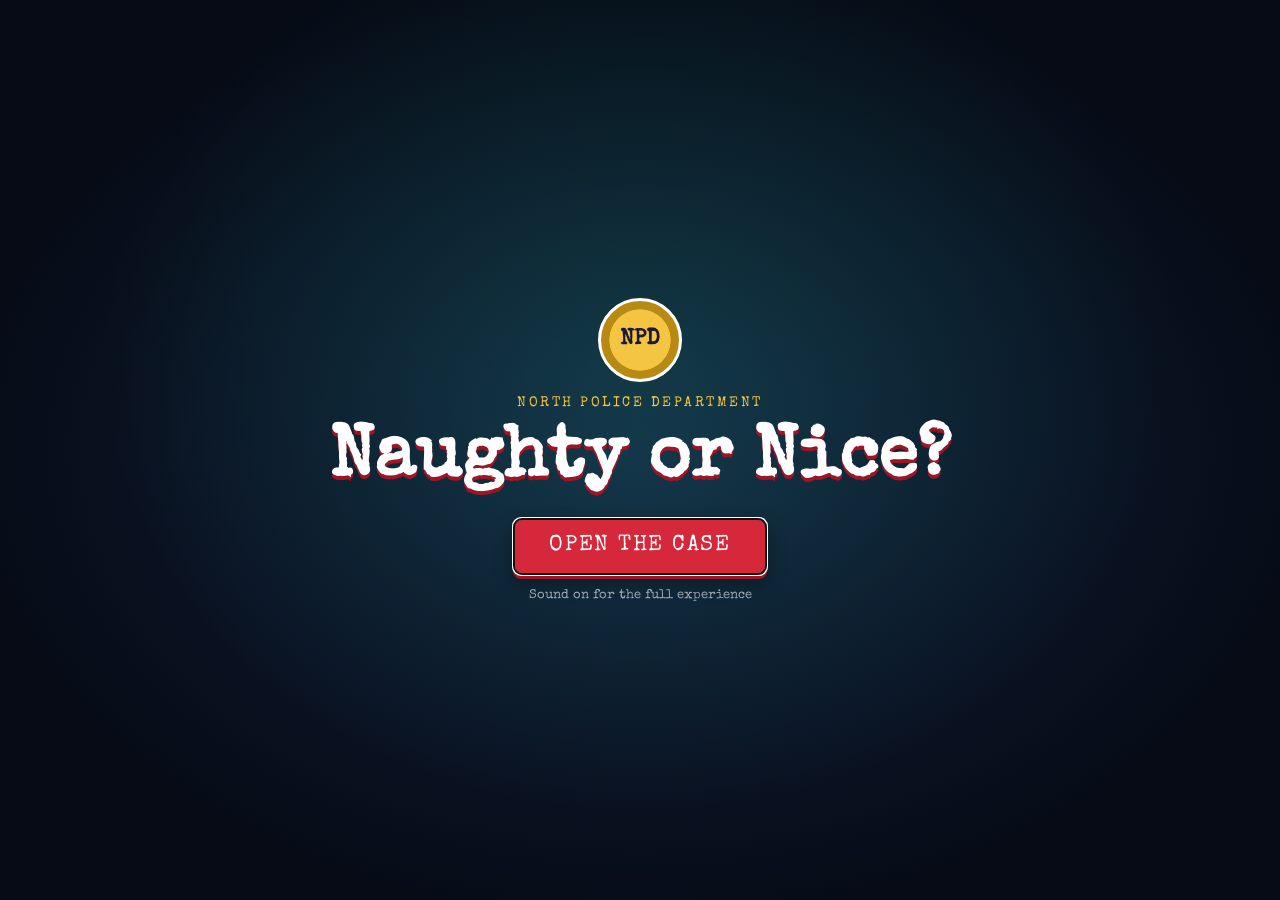
<file: index.html>
<!doctype html>
<html lang="en">
<head>
  <meta charset="utf-8">
  <meta name="viewport" content="width=device-width, initial-scale=1, viewport-fit=cover">
  <title>Naughty or Nice? | North Police Department</title>
  <meta name="description" content="Help the North Police Department find out which Chip is Naughty this year.">
  <link rel="preconnect" href="https://fonts.googleapis.com">
  <link rel="preconnect" href="https://fonts.gstatic.com" crossorigin>
  <link href="https://fonts.googleapis.com/css2?family=Special+Elite&family=Permanent+Marker&family=VT323&display=swap" rel="stylesheet">
  <link rel="stylesheet" href="style.css">
</head>
<body>

  <!-- ============ SCENE: OFFICE ============ -->
  <section id="scene-office" class="scene" data-scene="office">
    <div class="stage office-stage">
      <img class="stage-bg" src="assets/office.jpg" alt="The North Police Department office at night">
      <svg class="stage-overlay" id="office-overlay" viewBox="0 0 2000 1286" preserveAspectRatio="none" aria-hidden="false">
        <defs>
          <clipPath id="window-clip"><polygon points="138,200 410,262 410,665 208,690"/></clipPath>
          <filter id="glow" x="-50%" y="-50%" width="200%" height="200%">
            <feGaussianBlur stdDeviation="6" result="b"/><feMerge><feMergeNode in="b"/><feMergeNode in="SourceGraphic"/></feMerge>
          </filter>
        </defs>
        <g id="deco-snow" clip-path="url(#window-clip)"></g>
        <g id="deco-lights"></g>
        <g id="deco-static"></g>

        <!-- Secret: invisible hit area over the clock (plays a sound, no hover cue) -->
        <circle id="clock-secret" cx="938" cy="268" r="64" fill="transparent" style="pointer-events: all; cursor: default"/>

        <!-- Secret: invisible hit area over the window (plays snow SFX, no hover cue) -->
        <polygon id="window-secret" points="138,200 410,262 410,665 208,690" fill="transparent" style="pointer-events: all; cursor: default"/>

        <!-- Secret: invisible hit area over the desk lamp (plays SFX, no hover cue) -->
        <polygon id="lamp-secret" points="665,585 850,585 850,705 780,705 795,880 675,880 705,705 665,705" fill="transparent" style="pointer-events: all; cursor: default"/>

        <!-- Secret: invisible hit area over the trash can (plays SFX, no hover cue) -->
        <polygon id="trash-secret" points="1660,1045 1858,1045 1838,1262 1688,1262" fill="transparent" style="pointer-events: all; cursor: default"/>

        <!-- Secret: invisible hit area over the Christmas tree + presents (plays SFX, no hover cue) -->
        <polygon id="tree-secret" points="300,835 398,1075 398,1136 204,1136 204,1075" fill="transparent" style="pointer-events: all; cursor: default"/>

        <!-- Secret: invisible hit area over the door on the right (plays SFX, no hover cue) -->
        <polygon id="door-secret" points="1650,255 1908,198 1918,1012 1650,935" fill="transparent" style="pointer-events: all; cursor: default"/>

        <!-- Clickable hotspots -->
        <a href="#board" class="hotspot" aria-label="Open the suspect board">
          <polygon points="1325,322 1606,294 1606,726 1325,706"/>
        </a>
        <a href="#computer" class="hotspot" aria-label="Open the computer case files">
          <polygon points="1055,616 1410,616 1410,850 1055,850"/>
        </a>
      </svg>

      <a href="#board" class="hotspot-label" style="left:76%;top:57.5%">Suspect Board</a>
      <a href="#computer" class="hotspot-label" style="left:61.6%;top:68%">Case Files</a>

      <header class="office-title">
        <div class="badge">NPD</div>
        <div>
          <h1>Naughty or Nice?</h1>
          <p>North Police Department &middot; Which Chip is on the <span class="naughty">Naughty List</span> this year?</p>
          <button type="button" class="briefing-link" id="open-briefing">Mission briefing</button>
        </div>
      </header>
    </div>
  </section>

  <!-- ============ SCENE: SUSPECT BOARD ============ -->
  <section id="scene-board" class="scene" data-scene="board" hidden>
    <div class="scene-wrap">
      <div class="topbar">
        <a href="#office" class="btn btn-ghost">&larr; Back to office</a>
        <div class="counter" id="suspect-counter">24 suspects remaining</div>
        <button class="btn btn-ghost" id="reset-board" type="button">Reset board</button>
      </div>

      <div class="board-frame">
        <svg class="garland" viewBox="0 0 1000 60" preserveAspectRatio="none" aria-hidden="true" id="board-garland"></svg>
        <div class="board-inner">
          <div class="board-label">MOST WANTED</div>
          <p class="board-hint">Click a suspect to clear them as <b>NICE</b>. Click again to put them back on the list.</p>
          <div class="suspect-grid-wrap">
            <svg class="string-layer" id="string-layer" aria-hidden="true"></svg>
            <div class="suspect-grid" id="suspect-grid"></div>
          </div>
        </div>
      </div>

      <div class="board-actions">
        <a href="#accuse" class="btn btn-primary btn-big">SUBMIT GUESS</a>
      </div>
    </div>
  </section>

  <!-- ============ SCENE: SUBMIT GUESS ============ -->
  <section id="scene-accuse" class="scene" data-scene="accuse" hidden>
    <div class="scene-wrap">
      <div class="topbar">
        <a href="#board" class="btn btn-ghost">&larr; Back to board</a>
        <div></div><div></div>
      </div>

      <div class="paper">
        <div class="paper-head">
          <div class="stamp-small">OFFICIAL</div>
          <h2>Naughty List Accusation Form</h2>
          <p>Choose the Chip you believe is on the Naughty List. <b>You only get one guess</b> &mdash; make it count, detective.</p>
        </div>

        <div id="accuse-closed" class="notice" hidden></div>

        <form id="accuse-form" novalidate>
          <fieldset class="lineup">
            <legend>1. Select your suspect</legend>
            <div class="lineup-grid" id="lineup-grid" role="radiogroup" aria-label="Suspects"></div>
          </fieldset>

          <fieldset class="detective">
            <legend>2. Detective details</legend>
            <label>Full name
              <input type="text" id="f-name" name="name" autocomplete="name" maxlength="80" required>
            </label>
            <label>Email
              <input type="email" id="f-email" name="email" autocomplete="email" maxlength="120" required>
            </label>
          </fieldset>

          <div class="form-error" id="form-error" role="alert"></div>
          <button type="submit" class="btn btn-primary btn-big" id="submit-btn">SUBMIT GUESS</button>
          <p class="fine">One submission per name and email. Submissions are final.</p>
        </form>
      </div>
    </div>
  </section>

  <!-- ============ SCENE: COMPUTER ============ -->
  <section id="scene-computer" class="scene" data-scene="computer" hidden>
    <div class="stage computer-stage">
      <img class="stage-bg" src="assets/computer.jpg" alt="Police computer terminal">
      <div class="screen">
        <div class="screen-head">
          <span>PASSWORD VERIFIED</span>
          <span class="blink">_</span>
        </div>
        <div class="screen-sub">NPD SECURE TERMINAL &middot; RECENT CASE FILES</div>
        <ul class="case-list" id="case-list"></ul>
      </div>
      <a href="#office" class="btn btn-ghost stage-back">&larr; Back to office</a>
    </div>
  </section>

  <!-- ============ OPENING GATE: one click unlocks sound, then the briefing appears ============ -->
  <div class="gate" id="gate">
    <div class="gate-inner">
      <div class="gate-badge">NPD</div>
      <div class="gate-kicker">North Police Department</div>
      <h1 class="gate-title">Naughty or Nice?</h1>
      <button type="button" class="btn btn-primary btn-big" id="gate-open">OPEN THE CASE</button>
      <p class="gate-note">Sound on for the full experience</p>
    </div>
  </div>

  <!-- ============ MISSION BRIEFING (shows when the game opens) ============ -->
  <div class="briefing" id="briefing" hidden>
    <div class="briefing-card" role="dialog" aria-modal="true" aria-labelledby="briefing-title">
      <img class="briefing-chip" src="assets/chip-briefing.png" alt="Chip, looking tired, holding a coffee mug over a spilled puddle of coffee">
      <div class="briefing-text">
        <div class="briefing-kicker">North Police Department &middot; Mission Briefing</div>
        <h2 id="briefing-title">Naughty or Nice?</h2>
        <p>Help the North Police Department catch which Chip is on the <b class="naughty-red">Naughty List</b> this year!</p>
        <p>Solve the puzzles to get clues from eyewitnesses about which Chip did it!</p>
        <p class="briefing-warn">You only get <b>ONE</b> submission. You may submit a guess early, <b>BUT</b> know that is your only shot to guess. So <b>CHOOSE WISELY!</b> The first 3 GMs to correctly guess the culprit will get a prize!</p>
        <button type="button" class="btn btn-primary btn-big" id="close-briefing">START INVESTIGATING</button>
      </div>
    </div>
  </div>

  <!-- ============ ROTATE PROMPT: phones held upright on the office, computer or a puzzle ============ -->
  <div class="rotate" id="rotate" role="dialog" aria-modal="true" aria-labelledby="rotate-title">
    <div class="rotate-inner">
      <div class="rotate-phone" aria-hidden="true"><span></span></div>
      <h2 id="rotate-title">Rotate your phone</h2>
      <p>The North Police Department office is best viewed sideways. Turn your phone to keep investigating.</p>
      <button type="button" class="rotate-skip" id="rotate-dismiss">Continue anyway</button>
    </div>
  </div>

  <!-- ============ MODAL ============ -->
  <div class="modal" id="modal" hidden>
    <div class="modal-card" role="dialog" aria-modal="true" aria-labelledby="modal-title">
      <button class="modal-x" id="modal-x" type="button" aria-label="Close">&times;</button>
      <h3 id="modal-title"></h3>
      <div id="modal-body"></div>
      <div class="modal-actions" id="modal-actions"></div>
    </div>
  </div>

  <script src="config.js"></script>
  <script src="audio.js"></script>
  <script src="app.js"></script>
</body>
</html>
</file>
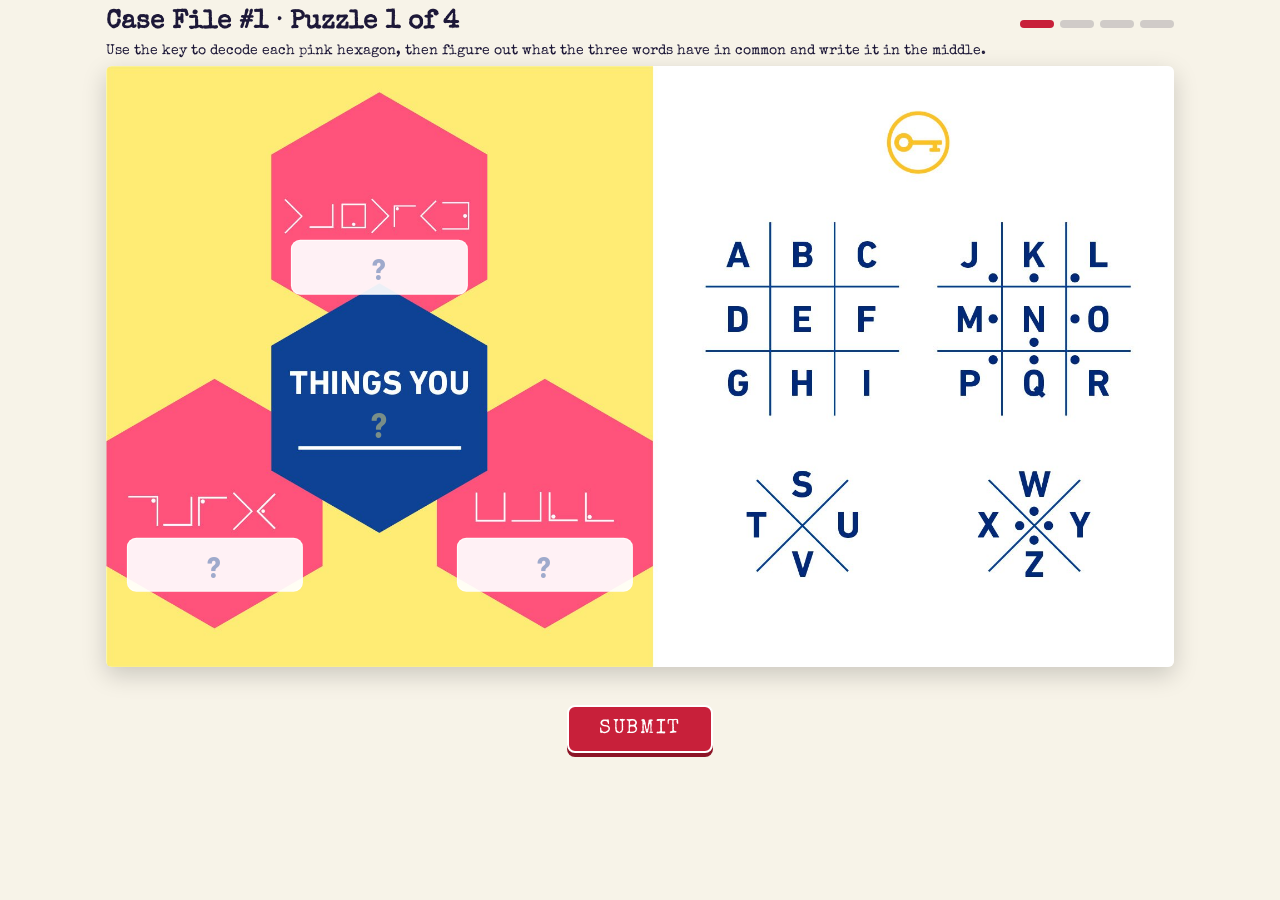
<file: puzzles/case-1/index.html>
<!doctype html>
<html lang="en">
<head>
<meta charset="utf-8">
<meta name="viewport" content="width=device-width, initial-scale=1">
<title>Case File #1</title>
<link rel="preconnect" href="https://fonts.googleapis.com">
<link rel="preconnect" href="https://fonts.gstatic.com" crossorigin>
<link href="https://fonts.googleapis.com/css2?family=Special+Elite&family=Barlow+Condensed:wght@700&display=swap" rel="stylesheet">
<style>
  :root {
    color-scheme: light;
    --navy: #10408f;
    --ink: #1d1838;
    --pink: #ff5478;
    --yellow: #fdeb77;
    --gold: #f4c542;
    --paper: #f7f3e8;
    --green: #1f8a4c;
    --red: #c8203a;
    --font-type: "Special Elite", "Courier New", monospace;
    --font-cond: "Barlow Condensed", "Arial Narrow", Arial, sans-serif;
  }
  * { box-sizing: border-box; }
  html, body { margin: 0; }
  body { background: var(--paper); color: var(--ink); font-family: var(--font-type); }
  [hidden] { display: none !important; }

  .wrap { max-width: 1100px; margin: 0 auto; padding: 10px 16px 12px; display: flex; flex-direction: column; gap: 8px; }
  .head { display: flex; flex-wrap: wrap; justify-content: space-between; align-items: baseline; gap: 8px; }
  .head h1 { margin: 0; font-size: clamp(18px, 2.6vw, 26px); }
  .steps { display: flex; gap: 6px; }
  .steps span { width: 34px; height: 8px; border-radius: 4px; background: rgba(29,24,56,.18); }
  .steps span.is-done { background: var(--green); }
  .steps span.is-now { background: var(--red); }
  .hint { margin: 0; font-size: 14px; }

  /* Sized by whichever runs out first, width or height, so the whole puzzle + SUBMIT fit with no scrollbar */
  .stage { position: relative; container-type: inline-size; aspect-ratio: 1921 / 1081; width: min(100%, calc((100dvh - 190px) * 1921 / 1081)); min-width: 260px; max-width: 100%; margin: 0 auto; border-radius: 6px; overflow: hidden; box-shadow: 0 8px 24px rgba(0,0,0,.18); }
  .stage img { position: absolute; inset: 0; width: 100%; height: 100%; display: block; }

  .slot {
    position: absolute; transform: translate(-50%, -50%);
    width: 16.5%;
    font-family: var(--font-cond); font-weight: 700; text-transform: uppercase; text-align: center;
    font-size: 2.9cqw; letter-spacing: .04em; line-height: 1;
    padding: .25em .2em;
    border-radius: .3em;
    border: .18cqw solid rgba(255,255,255,.9);
    background: rgba(255,255,255,.92);
    color: var(--navy);
    outline: none;
  }
  .slot::placeholder { color: rgba(16,64,143,.4); }
  .slot:focus { box-shadow: 0 0 0 .4cqw var(--gold); }
  .slot.mid { background: transparent; border-color: transparent; color: var(--yellow); font-size: 3.4cqw; width: 15.4%; }
  .slot.mid::placeholder { color: rgba(253,235,119,.45); }
  .slot.mid:focus { box-shadow: none; border-color: rgba(253,235,119,.6); }
  .slot.ok { background: #dff5e7; color: var(--green); border-color: var(--green); }
  .slot.mid.ok { background: transparent; color: #7dffb0; border-color: transparent; }
  .slot.bad { border-color: var(--red); box-shadow: 0 0 0 .3cqw rgba(200,32,58,.5); animation: shake .35s; }
  @keyframes shake { 25% { margin-left: -.5cqw; } 75% { margin-left: .5cqw; } }
  @media (prefers-reduced-motion: reduce) { .slot.bad { animation: none; } }

  .s-top   { left: 25.6%; top: 33.5%; }
  .s-left  { left: 10.2%; top: 83%; }
  .s-right { left: 41.1%; top: 83%; }
  .s-mid   { left: 25.6%; top: 59.6%; }

  .bar { display: flex; flex-direction: column; align-items: center; gap: 8px; }
  .msg { min-height: 1.4em; font-weight: bold; text-align: center; }
  .msg.bad { color: var(--red); }
  .msg.ok { color: var(--green); }
  .btn {
    font-family: var(--font-type); font-size: 20px; letter-spacing: .08em;
    background: var(--red); color: #fff; border: 2px solid #fff; border-radius: 8px;
    padding: 12px 30px; cursor: pointer; box-shadow: 0 4px 0 #8c1426;
  }
  .btn:hover { background: #dc2c47; }
  .btn:active { transform: translateY(2px); box-shadow: 0 2px 0 #8c1426; }
  .btn:focus-visible { outline: 3px solid var(--gold); outline-offset: 3px; }
  .btn.green { background: var(--green); box-shadow: 0 4px 0 #125a30; }

  /* congrats */
  .done { text-align: center; display: flex; flex-direction: column; align-items: center; gap: 14px; padding: 18px 0 10px; }
  .done .stamp { border: 4px solid var(--green); color: var(--green); font-size: clamp(22px, 4vw, 34px); letter-spacing: .14em; padding: 4px 18px; transform: rotate(-4deg); border-radius: 6px; }
  .done h2 { margin: 0; font-size: clamp(22px, 3.4vw, 32px); text-wrap: balance; }
  .leads { list-style: none; margin: 0; padding: 0; display: flex; flex-direction: column; gap: 12px; width: min(560px, 100%); }
  .leads li { display: flex; gap: 14px; align-items: center; text-align: left; background: #fff; border: 2px dashed rgba(29,24,56,.3); border-radius: 10px; padding: 14px 16px; font-size: clamp(16px, 2.2vw, 20px); }
  .leads b { flex: none; display: grid; place-items: center; width: 38px; height: 38px; border-radius: 50%; background: var(--red); color: #fff; }
  .small { font-size: 14px; opacity: .75; }
  .link { background: none; border: none; font: inherit; text-decoration: underline; cursor: pointer; color: inherit; }
</style>
</head>
<body>
<div class="wrap">
  <div class="head">
    <h1 id="title">Case File #1</h1>
    <div class="steps" id="steps" aria-hidden="true"><span></span><span></span><span></span><span></span></div>
  </div>

  <section id="play">
    <div class="wrap" style="padding:0">
      <p class="hint">Use the key to decode each pink hexagon, then figure out what the three words have in common and write it in the middle.</p>
      <form id="form" novalidate>
        <div class="stage">
          <img id="img" alt="">
          <input class="slot s-top"   id="a-top"   autocomplete="off" autocapitalize="characters" spellcheck="false" placeholder="?" aria-label="Top hexagon">
          <input class="slot s-left"  id="a-left"  autocomplete="off" autocapitalize="characters" spellcheck="false" placeholder="?" aria-label="Bottom-left hexagon">
          <input class="slot s-right" id="a-right" autocomplete="off" autocapitalize="characters" spellcheck="false" placeholder="?" aria-label="Bottom-right hexagon">
          <input class="slot mid s-mid" id="a-mid" autocomplete="off" autocapitalize="characters" spellcheck="false" placeholder="?" aria-label="Middle answer: what they have in common">
        </div>
        <div class="bar" style="margin-top:8px">
          <div class="msg" id="msg" role="status"></div>
          <button class="btn" type="submit" id="submit">SUBMIT</button>
        </div>
      </form>
    </div>
  </section>

  <section id="between" class="done" hidden>
    <div class="stamp">CRACKED</div>
    <h2 id="between-title">Puzzle solved!</h2>
    <button class="btn green" type="button" id="next">NEXT PUZZLE</button>
  </section>

  <section id="final" class="done" hidden>
    <div class="stamp">CASE FILE CLOSED</div>
    <h2>Great work, Detective! You cracked all four codes.</h2>
    <p>The North Police Department has two new leads on the Naughty Chip:</p>
    <ol class="leads">
      <li><b>1</b><span>He's <strong>not</strong> wearing glasses.</span></li>
      <li><b>2</b><span>He has <strong>two arms</strong> visible.</span></li>
    </ol>
    <p class="small">Head back to the Suspect Board and clear anyone who doesn't fit.</p>
    <button class="link small" type="button" id="replay">Replay this case file</button>
  </section>
</div>

<script>
(function () {
  "use strict";
  // Answers stored as SHA-256 hashes so they can't be read from the page source.
  // Each slot lists every accepted spelling.
  const PUZZLES = [
    { img: "puzzle-1.jpg", alt: "Pigpen cipher puzzle: three coded hexagons around 'Things you ___'",
      top:   ["aa753e9816ed22e9b7babd0ffa863b9c26b36b42dbc20ac66bf16ef51e0edc79"],
      left:  ["e14a7e697577c62408de457366961015605700b5c28c86db21663fd2d5a0025c"],
      right: ["69a99fd1baf0097fcafbd697c0ab53cbae281f9889a5f69fc6304f732193734c"],
      mid:   ["9e268f3923fd0a4c5591a7cfb0688e5b894b3dcda47eff8bf8ada48f645de1f7"] },
    { img: "puzzle-2.jpg", alt: "Morse code puzzle: three coded hexagons around 'Things that ___'",
      top:   ["d426b95100fa5dd15515ae395e5012a6f26c45ccd0ad3b91166fa424b45a2d4c", "0a52262a2a16170bca59a9a58e4fe78b33b3a8f8c2bd0ba61e6aecee13a878ce"],
      left:  ["831a73a68b11ec563ed784643d022a9f3cf6ca0ff7b8589ff50622c7d3cfeee0"],
      right: ["21b04fab319f57c9ab68d5f246a5b6a07145b960907bd327d2dc77534395be69", "9789620cbb805829f9c4dae0a345fa8d08718677735090e06b4f97768077b98c"],
      mid:   ["bd5dea8d46e0fdc5fcc958ae8aacf7250d86177dfda5b06fb62e5e3c59ce1fd7"] },
    { img: "puzzle-3.jpg", alt: "Morse code puzzle: three coded hexagons around 'Things with ___'",
      top:   ["19beaf65f757136dd0becdfaddd3e484db3478f0c779311ed773d875320c91ea"],
      left:  ["cb375537532fa8d20b1f995aef31984c15113e27ba1cd13f844c0dcb0d043787"],
      right: ["f848e86c8a8a1000f72149f95cafd841d970ae5744f12e9ad0978e2f5e61e83b"],
      mid:   ["bd0f6d31f855c9ee9e9a2dc5fce6039c1bb2589001a483d76d0accfbaee772d9"] },
    { img: "puzzle-4.jpg", alt: "Letter-shift (ROT13) puzzle: three coded hexagons around 'Things that ___'",
      top:   ["b6a6a428372fa9bff5a95c1bf4c7b8bd3b07ca07b6b61f8582fa90e4b0960033"],
      left:  ["95054af7090aeccac9885af3b11c849534c7016af3cc3ddf7ae02986985a21f3"],
      right: ["a430e6d293d0f1d5c9ec2e3ecd08eb143e053deb9532d1f8ce332fe05d119846"],
      mid:   ["324f5adc014e7b15fd6a32a278e9aa76dc2c8e255e8e85ab9f4c205759482b93"] }
  ];
  const SLOTS = ["top", "left", "right", "mid"];
  const KEY = "npd_case1_progress_v1";

  const $ = (id) => document.getElementById(id);
  const load = () => { try { return Number(localStorage.getItem(KEY)) || 0; } catch (e) { return 0; } };
  const save = (n) => { try { localStorage.setItem(KEY, String(n)); } catch (e) {} };

  let step = Math.min(load(), PUZZLES.length);

  async function sha(s) {
    const buf = await crypto.subtle.digest("SHA-256", new TextEncoder().encode(s));
    return [...new Uint8Array(buf)].map((b) => b.toString(16).padStart(2, "0")).join("");
  }
  const clean = (s) => s.toUpperCase().replace(/[^A-Z]/g, "");

  function show(which) {
    $("play").hidden = which !== "play";
    $("between").hidden = which !== "between";
    $("final").hidden = which !== "final";
    [...$("steps").children].forEach((s, i) => {
      s.className = i < step ? "is-done" : (i === step && which === "play" ? "is-now" : "");
    });
  }

  function render() {
    if (step >= PUZZLES.length) {
      $("title").textContent = "Case File #1 · Solved";
      show("final");
      return;
    }
    const p = PUZZLES[step];
    $("title").textContent = `Case File #1 · Puzzle ${step + 1} of ${PUZZLES.length}`;
    $("img").src = p.img;
    $("img").alt = p.alt;
    SLOTS.forEach((k) => { const el = $("a-" + k); el.value = ""; el.className = el.className.replace(/\s?(ok|bad)/g, ""); el.readOnly = false; });
    $("msg").textContent = ""; $("msg").className = "msg";
    show("play");
  }

  $("form").addEventListener("submit", async (e) => {
    e.preventDefault();
    const p = PUZZLES[step];
    const msg = $("msg");
    const empty = SLOTS.filter((k) => !clean($("a-" + k).value));
    if (empty.length) {
      msg.textContent = "Fill in all four spaces before submitting.";
      msg.className = "msg bad";
      $("a-" + empty[0]).focus();
      return;
    }
    let right = 0;
    for (const k of SLOTS) {
      const el = $("a-" + k);
      el.classList.remove("ok", "bad");
      void el.offsetWidth; // restart shake animation
      const good = p[k].includes(await sha(clean(el.value)));
      el.classList.add(good ? "ok" : "bad");
      el.readOnly = false;
      if (good) right++;
    }
    if (right === SLOTS.length) {
      SLOTS.forEach((k) => ($("a-" + k).readOnly = true));
      msg.textContent = "All four correct!";
      msg.className = "msg ok";
      step++;
      save(step);
      setTimeout(() => {
        if (step >= PUZZLES.length) { render(); return; }
        $("between-title").textContent = `Puzzle ${step} of ${PUZZLES.length} solved!`;
        show("between");
        $("next").focus();
      }, 700);
    } else {
      msg.textContent = `${right} of 4 correct. The red spaces need another look.`;
      msg.className = "msg bad";
    }
  });

  // Typing in a red box clears its red state
  SLOTS.forEach((k) => $("a-" + k).addEventListener("input", (e) => e.target.classList.remove("bad")));

  $("next").addEventListener("click", render);
  $("replay").addEventListener("click", () => { step = 0; save(0); render(); });

  render();
})();
</script>
</body>
</html>
</file>
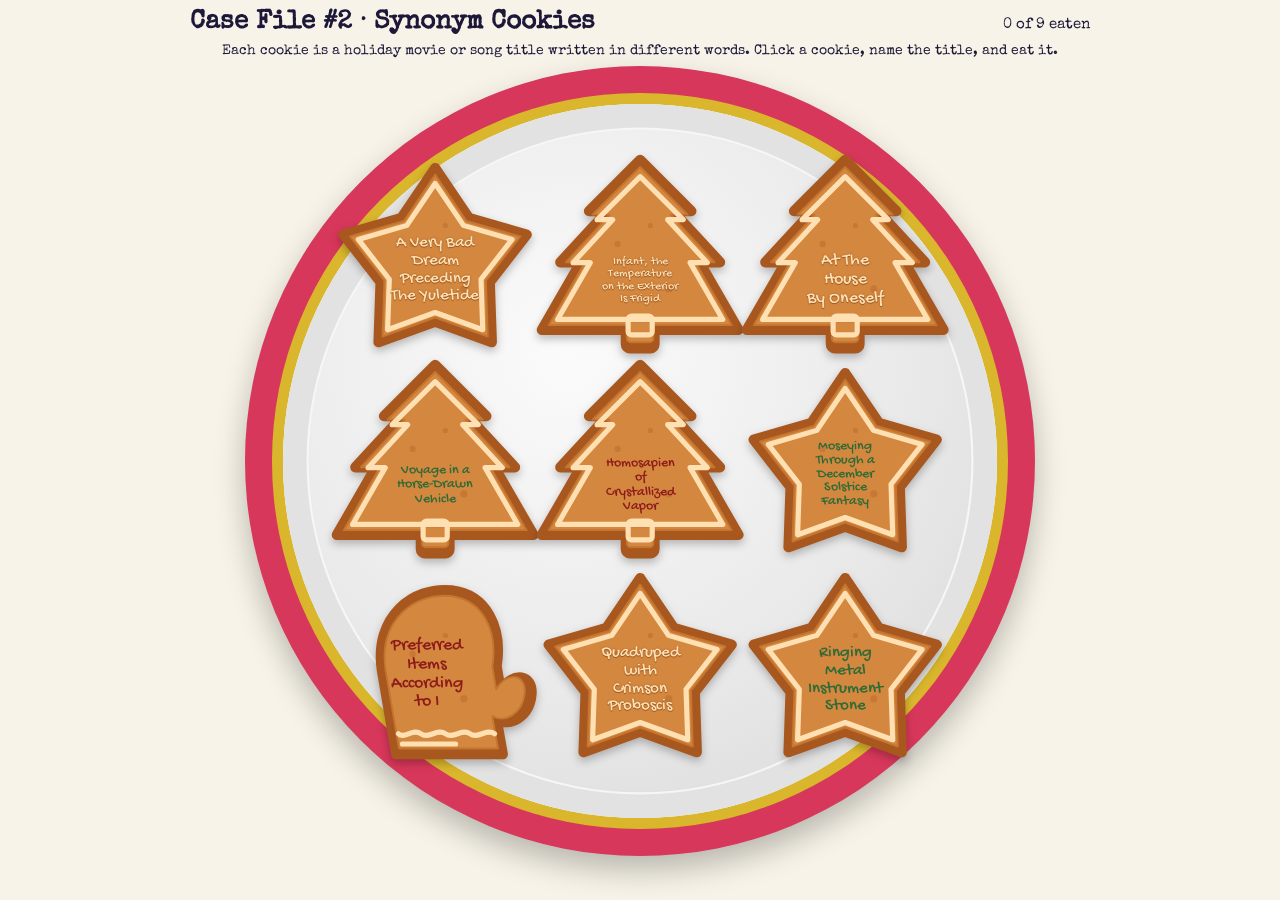
<file: puzzles/case-2/index.html>
<!doctype html>
<html lang="en">
<head>
<meta charset="utf-8">
<meta name="viewport" content="width=device-width, initial-scale=1">
<title>Case File #2</title>
<link rel="preconnect" href="https://fonts.googleapis.com">
<link rel="preconnect" href="https://fonts.gstatic.com" crossorigin>
<link href="https://fonts.googleapis.com/css2?family=Special+Elite&family=Gochi+Hand&display=swap" rel="stylesheet">
<style>
  :root {
    color-scheme: light;
    --ink: #1d1838;
    --paper: #f7f3e8;
    --dough: #d4873f;
    --dough-dark: #a8571f;
    --icing: #ffe0b2;
    --icing-green: #2f6b36;
    --icing-red: #8e1b1b;
    --plate: #ebebeb;
    --gold: #d9b62c;
    --red: #d7375a;
    --green: #1f8a4c;
    --font-type: "Special Elite", "Courier New", monospace;
    --font-hand: "Gochi Hand", "Comic Sans MS", cursive;
  }
  * { box-sizing: border-box; }
  html, body { margin: 0; }
  body { background: var(--paper); color: var(--ink); font-family: var(--font-type); }
  [hidden] { display: none !important; }

  .wrap { padding: 10px 16px 18px; display: flex; flex-direction: column; align-items: center; gap: 8px; }
  .head { width: 100%; max-width: 900px; display: flex; flex-wrap: wrap; justify-content: space-between; align-items: baseline; gap: 6px; }
  .head h1 { margin: 0; font-size: clamp(18px, 2.6vw, 26px); }
  .count { font-size: 15px; }
  .hint { margin: 0; font-size: 14px; text-align: center; max-width: 900px; }

  /* ---------- plate ---------- */
  .plate {
    position: relative;
    width: min(100%, calc(100dvh - 110px), 820px);
    min-width: 280px;
    max-width: 100%;
    aspect-ratio: 1;
    border-radius: 50%;
    background: var(--red);
    padding: 2.2%;
    box-shadow: 0 14px 30px rgba(0,0,0,.25);
    container-type: inline-size;
  }
  .plate-gold { width: 100%; height: 100%; border-radius: 50%; background: var(--gold); padding: 1.4%; }
  .plate-face {
    position: relative; width: 100%; height: 100%; border-radius: 50%;
    background: radial-gradient(circle at 40% 35%, #fbfbfb 0%, #e9e9e9 55%, #d5d5d5 100%);
    box-shadow: inset 0 0 0 3.2cqw #e2e2e2, inset 0 0 0 3.5cqw #f6f6f6, inset 0 0 4cqw rgba(0,0,0,.12);
  }
  .tray {
    position: absolute; left: 50%; top: 50%; transform: translate(-50%, -50%);
    width: 86%; aspect-ratio: 1;
    display: grid; grid-template-columns: repeat(3, 1fr); grid-template-rows: repeat(3, 1fr); gap: 0;
  }

  /* ---------- cookies ---------- */
  .cookie {
    position: relative; border: 0; padding: 0; background: none; cursor: pointer;
    container-type: inline-size; aspect-ratio: 1; width: 100%;
    transition: transform .15s;
    filter: drop-shadow(0 .6cqw .6cqw rgba(0,0,0,.25));
  }
  .cookie:hover:not(.eaten) { transform: scale(1.06) rotate(-2deg); }
  .cookie:focus-visible { outline: 3px solid var(--gold); outline-offset: 2px; border-radius: 12px; }
  .cookie svg { position: absolute; inset: 0; width: 100%; height: 100%; overflow: visible; }
  /* .clue is the safe text box inside the icing; JS shrinks the font until the words fit it */
  .clue {
    position: absolute; left: 50%; top: 57%; transform: translate(-50%, -50%);
    width: 44%; height: 34%;
    display: flex; align-items: center; justify-content: center;
    font-family: var(--font-hand); line-height: 1.02; text-align: center;
    font-size: 8cqw;
    pointer-events: none;
    overflow: hidden;
  }
  .clue > span { display: block; width: 100%; text-wrap: balance; overflow-wrap: normal; word-break: keep-all; }
  .cookie[data-shape="tree"] .clue { top: 62%; width: 40%; height: 28%; }
  .cookie[data-shape="mitten"] .clue { left: 46%; top: 54%; width: 46%; height: 42%; }
  .c-cream { color: var(--icing); text-shadow: 0 0 .8cqw rgba(110,50,10,.55), 0 .3cqw .3cqw rgba(110,50,10,.45); }
  .c-green { color: var(--icing-green); }
  .c-red   { color: var(--icing-red); }

  .cookie .crumbs { opacity: 0; }
  .cookie.eaten { cursor: default; filter: none; }
  .cookie.eaten .whole, .cookie.eaten .clue { display: none; }
  .cookie.eaten .crumbs { opacity: 1; }
  .cookie.chomp .whole, .cookie.chomp .clue { animation: chomp .65s steps(3) forwards; }
  .cookie.chomp .crumbs { animation: crumbs-in .65s ease-out forwards; }
  @keyframes chomp {
    0% { clip-path: circle(75% at 50% 50%); }
    33% { clip-path: polygon(0 0, 70% 0, 62% 18%, 78% 30%, 100% 28%, 100% 100%, 0 100%); }
    66% { clip-path: polygon(0 30%, 30% 40%, 40% 62%, 70% 58%, 100% 70%, 100% 100%, 0 100%); }
    100% { clip-path: polygon(0 100%, 100% 100%, 100% 100%, 0 100%); }
  }
  @keyframes crumbs-in { 0%, 50% { opacity: 0; transform: scale(.6); } 100% { opacity: 1; transform: scale(1); } }
  .nom { position: absolute; left: 50%; top: 30%; transform: translate(-50%, 0); font-family: var(--font-hand); color: var(--red); font-size: 16cqw; pointer-events: none; animation: nom .9s ease-out forwards; }
  @keyframes nom { from { opacity: 1; transform: translate(-50%, 0); } to { opacity: 0; transform: translate(-50%, -40%); } }
  @media (prefers-reduced-motion: reduce) {
    .cookie.chomp .whole, .cookie.chomp .clue, .cookie.chomp .crumbs, .nom { animation: none; }
  }

  /* ---------- leads on the plate ---------- */
  .leads {
    position: absolute; left: 50%; top: 50%; transform: translate(-50%, -50%);
    width: 66%;
    background: #fffdf6; border: .4cqw dashed rgba(29,24,56,.35); border-radius: 2cqw;
    padding: 3.5cqw 4cqw; text-align: center;
    box-shadow: 0 1cqw 3cqw rgba(0,0,0,.2);
    animation: pop .5s ease-out;
  }
  @keyframes pop { from { transform: translate(-50%, -50%) scale(.8); opacity: 0; } }
  .leads .stamp { display: inline-block; border: .5cqw solid var(--green); color: var(--green); font-size: 3.6cqw; letter-spacing: .14em; padding: .4cqw 2cqw; transform: rotate(-4deg); border-radius: 1cqw; }
  .leads h2 { margin: 1.6cqw 0 1.4cqw; font-size: 3.6cqw; text-wrap: balance; }
  .leads ol { list-style: none; margin: 0; padding: 0; display: flex; flex-direction: column; gap: 1.4cqw; text-align: left; }
  .leads li { display: flex; gap: 2cqw; align-items: center; font-size: 3.1cqw; background: #fff; border: .25cqw solid rgba(29,24,56,.15); border-radius: 1.4cqw; padding: 1.6cqw 2cqw; }
  .leads li b { flex: none; display: grid; place-items: center; width: 5.4cqw; height: 5.4cqw; border-radius: 50%; background: var(--red); color: #fff; font-size: 2.8cqw; }
  .leads button { margin-top: 1.6cqw; background: none; border: 0; font: inherit; font-size: 2.4cqw; text-decoration: underline; cursor: pointer; color: inherit; opacity: .7; }

  /* ---------- enlarged cookie ---------- */
  .zoom { position: fixed; inset: 0; background: rgba(29,24,56,.55); display: flex; align-items: center; justify-content: center; padding: 16px; z-index: 10; }
  .zoom-card { background: var(--paper); border-radius: 14px; padding: 18px; width: min(460px, 100%); max-height: 100%; overflow: auto; display: flex; flex-direction: column; align-items: center; gap: 10px; box-shadow: 0 20px 40px rgba(0,0,0,.35); }
  .zoom-cookie { width: min(300px, 70vw, 45dvh); pointer-events: none; }
  .zoom-cookie:hover { transform: none !important; }
  .zoom-card label { font-size: 15px; text-align: center; }
  .zoom-card input {
    width: 100%; font-family: var(--font-hand); font-size: 24px; text-align: center;
    padding: 8px 10px; border: 2px solid rgba(29,24,56,.3); border-radius: 8px; background: #fff; color: var(--ink);
  }
  .zoom-card input:focus { outline: none; border-color: var(--red); }
  .zoom-card input.bad { border-color: #c8203a; animation: shake .35s; }
  @keyframes shake { 25% { transform: translateX(-6px); } 75% { transform: translateX(6px); } }
  .zoom-msg { min-height: 1.3em; color: #c8203a; font-weight: bold; text-align: center; }
  .row { display: flex; gap: 10px; flex-wrap: wrap; justify-content: center; }
  .btn { font-family: var(--font-type); font-size: 18px; letter-spacing: .06em; border-radius: 8px; padding: 10px 22px; cursor: pointer; }
  .btn-eat { background: #c8203a; color: #fff; border: 2px solid #fff; box-shadow: 0 4px 0 #8c1426; }
  .btn-eat:hover { background: #dc2c47; }
  .btn-back { background: transparent; color: var(--ink); border: 2px solid rgba(29,24,56,.35); }
  .btn:focus-visible { outline: 3px solid var(--gold); outline-offset: 2px; }
</style>
</head>
<body>
<div class="wrap">
  <div class="head">
    <h1>Case File #2 · Synonym Cookies</h1>
    <div class="count" id="count">0 of 9 eaten</div>
  </div>
  <p class="hint">Each cookie is a holiday movie or song title written in different words. Click a cookie, name the title, and eat it.</p>

  <div class="plate"><div class="plate-gold"><div class="plate-face">
    <div class="tray" id="tray"></div>
    <div class="leads" id="leads" hidden>
      <div class="stamp">PLATE CLEARED</div>
      <h2>Two new leads on the Naughty Chip:</h2>
      <ol>
        <li><b>1</b><span>He doesn't have his eyes fully closed or covered.</span></li>
        <li><b>2</b><span>He has a hat or headband on.</span></li>
      </ol>
      <button type="button" id="rebake">Bake a fresh batch (replay)</button>
    </div>
  </div></div></div>
</div>

<div class="zoom" id="zoom" hidden>
  <form class="zoom-card" id="zoom-form" novalidate role="dialog" aria-modal="true" aria-labelledby="zoom-label">
    <div class="zoom-cookie" id="zoom-cookie"></div>
    <label for="guess" id="zoom-label">What movie or song is this cookie?</label>
    <input id="guess" autocomplete="off" spellcheck="false" placeholder="Type the title">
    <div class="zoom-msg" id="zoom-msg" role="status"></div>
    <div class="row">
      <button type="button" class="btn btn-back" id="zoom-back">Back to plate</button>
      <button type="submit" class="btn btn-eat">EAT IT</button>
    </div>
  </form>
</div>

<script>
(function () {
  "use strict";
  // Answers are SHA-256 hashes of the title in capital letters with spaces/punctuation removed
  // and any leading "THE" dropped. Each cookie lists every accepted version.
  const COOKIES = [
    { shape: "star",   color: "cream", clue: "A Very Bad Dream Preceding The Yuletide",
      ok: ["5786cd18afdd7c9b37c097c0df8ea3c9e85ca0617763f74f1aed8a6436815cab"] },
    { shape: "tree",   color: "cream", clue: "Infant, the Temperature on the Exterior Is Frigid",
      ok: ["f7d5079f78026033a5ccaefcc17a261b60e106d760af571e2f90ef62ead2e318"] },
    { shape: "tree",   color: "cream", clue: "At The House By Oneself",
      ok: ["ff25706f60febad70fc12d3e78228acc60ef280313a00d737284658a88227899"] },
    { shape: "tree",   color: "green", clue: "Voyage in a Horse-Drawn Vehicle",
      ok: ["5d6014865a2055476d8f1154b873e420bf27599238bc803e46c8d0c364b0b163"] },
    { shape: "tree",   color: "red",   clue: "Homosapien of Crystallized Vapor",
      ok: ["afe8bfb9d5da2f6b3f6cd6ddd353749bad930c71cd5fe8438b6c5689cc77652f", "e0cac464fb3c85652ffe4e5c67a8f3519a8224f6c0c9324c9b232a781d7373a1"] },
    { shape: "star",   color: "green", clue: "Moseying Through a December Solstice Fantasy",
      ok: ["929fb971738904a40e8e20f9e048542bc1df4e830acef41713d57fbc13aea71b", "a2db0a752a432af8cfe82afa9dd571b8d8606735cc0d19189dd5e34c2761f167"] },
    { shape: "mitten", color: "red",   clue: "Preferred Items According to I",
      ok: ["b1ace8ab66a1c2a8c2f40079ab098f9359286a7c0567cc82fe6f5e7e2054f363", "141fac276e67c9fe9a10775c6b013bfca462fa292151c96eea90c2b6beb3f90a"] },
    { shape: "star",   color: "cream", clue: "Quadruped with Crimson Proboscis",
      ok: ["9ce2185549bf16136197cc15f318030e8a68b5bb941bd287c81ee83eb30b0227", "f57999af5ec34c0df5fa2b7874af361822342f8e6b2bc12700ea1813c1db0ae2"] },
    { shape: "star",   color: "green", clue: "Ringing Metal Instrument Stone",
      ok: ["4a87a8077c50e2b7be4035ae9d1091d7e800cf6882550c883529b245005b0d51"] }
  ];
  const KEY = "npd_case2_eaten_v1";
  const $ = (id) => document.getElementById(id);
  const esc = (s) => String(s).replace(/[&<>"']/g, (c) => ({ "&": "&amp;", "<": "&lt;", ">": "&gt;", '"': "&quot;", "'": "&#39;" }[c]));
  const load = () => { try { return new Set(JSON.parse(localStorage.getItem(KEY) || "[]")); } catch (e) { return new Set(); } };
  const save = () => { try { localStorage.setItem(KEY, JSON.stringify([...eaten])); } catch (e) {} };
  let eaten = load();

  /* ---------- cookie art ---------- */
  function starPts(cx, cy, R, r) {
    const p = [];
    for (let i = 0; i < 10; i++) {
      const a = (Math.PI / 5) * i - Math.PI / 2, rad = i % 2 ? r : R;
      p.push((cx + Math.cos(a) * rad).toFixed(1) + "," + (cy + Math.sin(a) * rad).toFixed(1));
    }
    return p.join(" ");
  }
  const SHAPES = {
    star: `<polygon points="${starPts(100, 108, 94, 56)}"/>`,
    tree: `<polygon points="100,6 150,56 132,56 178,106 158,106 196,172 4,172 42,106 22,106 68,56 50,56"/><rect x="86" y="168" width="28" height="22" rx="4"/>`,
    mitten: `<path d="M62,186 L48,104 C40,52 78,22 116,26 C150,30 166,62 160,100 L164,124 C176,104 196,108 194,128 C192,150 172,160 160,152 L166,186 Z"/>`
  };
  const ICING = {
    star: `<polygon points="${starPts(100, 108, 76, 38)}"/>`,
    tree: `<polygon points="100,26 130,60 114,60 152,106 134,106 168,160 32,160 66,106 48,106 86,60 70,60"/>`,
    mitten: `<path d="M68,176 L120,176 M64,166 C70,172 78,160 86,166 C94,172 102,160 110,166 C118,172 126,160 134,166 C142,172 150,160 158,166"/>`
  };
  const CRUMBS = (() => {
    const pieces = [];
    const rnd = (seed) => { let x = Math.sin(seed) * 10000; return x - Math.floor(x); };
    for (let i = 0; i < 14; i++) {
      const cx = 60 + rnd(i * 3.1) * 80, cy = 80 + rnd(i * 7.7) * 70, s = 4 + rnd(i * 1.9) * 9;
      const pts = [0, 1, 2, 3, 4].map((k) => {
        const a = k * 1.26 + rnd(i + k) * .6, rr = s * (.6 + rnd(i * k + 2) * .6);
        return (cx + Math.cos(a) * rr).toFixed(1) + "," + (cy + Math.sin(a) * rr).toFixed(1);
      }).join(" ");
      pieces.push(`<polygon points="${pts}" fill="${i % 4 === 0 ? "#ffe0b2" : (i % 3 ? "#c97a35" : "#a8571f")}"/>`);
    }
    return pieces.join("");
  })();

  function cookieHTML(c) {
    return `<svg viewBox="0 0 200 200" aria-hidden="true">
        <g class="whole">
          <g fill="#a8571f" stroke="#a8571f" stroke-width="10" stroke-linejoin="round">${SHAPES[c.shape]}</g>
          <g fill="#d4873f" stroke="#c4752f" stroke-width="2" stroke-linejoin="round" transform="translate(100 105) scale(.93) translate(-100 -105)">${SHAPES[c.shape]}</g>
          <g fill="none" stroke="#ffe0b2" stroke-width="${c.shape === "mitten" ? 5 : 6}" stroke-linejoin="round" stroke-linecap="round"${c.shape === "mitten" ? "" : ' transform="translate(100 108) scale(.84) translate(-100 -108)"'}>${c.shape === "mitten" ? ICING.mitten : SHAPES[c.shape]}</g>
          <circle cx="78" cy="88" r="3" fill="#b8692a" opacity=".5"/><circle cx="128" cy="132" r="3.5" fill="#b8692a" opacity=".5"/><circle cx="110" cy="70" r="2.5" fill="#b8692a" opacity=".5"/>
        </g>
        <g class="crumbs">${CRUMBS}</g>
      </svg>
      <span class="clue c-${c.color}"><span>${esc(c.clue)}</span></span>`;
  }

  /* ---------- plate ---------- */
  const tray = $("tray");
  COOKIES.forEach((c, i) => {
    const b = document.createElement("button");
    b.type = "button"; b.className = "cookie"; b.dataset.shape = c.shape; b.dataset.i = i;
    b.innerHTML = cookieHTML(c);
    b.addEventListener("click", () => { if (!eaten.has(i)) openZoom(i); });
    tray.appendChild(b);
  });

  // Shrink each clue until every word fits inside its cookie's text box (sizes in cqw, so it scales)
  function fitClue(cookie) {
    const box = cookie.querySelector(".clue"), txt = box.firstElementChild;
    if (!box.clientWidth) return;
    for (let size = 9; size >= 3; size -= 0.2) {
      box.style.fontSize = size.toFixed(1) + "cqw";
      if (txt.offsetHeight <= box.clientHeight && txt.scrollWidth <= box.clientWidth) return;
    }
  }
  const fitAll = () => [...tray.children].forEach(fitClue);
  (document.fonts && document.fonts.ready ? document.fonts.ready : Promise.resolve()).then(fitAll);
  fitAll();

  function render() {
    [...tray.children].forEach((b, i) => {
      const e = eaten.has(i);
      b.classList.toggle("eaten", e);
      b.setAttribute("aria-label", e ? `Cookie ${i + 1}: eaten` : `Cookie ${i + 1}: ${COOKIES[i].clue}`);
      b.setAttribute("aria-disabled", String(e));
    });
    $("count").textContent = `${eaten.size} of ${COOKIES.length} eaten`;
    $("leads").hidden = eaten.size < COOKIES.length;
  }

  /* ---------- zoom + guessing ---------- */
  let current = null, lastFocus = null;
  function openZoom(i) {
    current = i; lastFocus = document.activeElement;
    const z = $("zoom-cookie");
    z.innerHTML = `<div class="cookie" data-shape="${COOKIES[i].shape}">${cookieHTML(COOKIES[i])}</div>`;
    z.firstChild.classList.add("zoom-cookie");
    z.querySelector(".clue").style.fontSize = tray.children[i].querySelector(".clue").style.fontSize;
    $("guess").value = ""; $("guess").classList.remove("bad"); $("zoom-msg").textContent = "";
    $("zoom").hidden = false;
    $("guess").focus();
  }
  function closeZoom() {
    $("zoom").hidden = true; current = null;
    if (lastFocus && lastFocus.focus) lastFocus.focus();
  }
  $("zoom-back").addEventListener("click", closeZoom);
  $("zoom").addEventListener("click", (e) => { if (e.target === $("zoom")) closeZoom(); });
  document.addEventListener("keydown", (e) => { if (e.key === "Escape" && !$("zoom").hidden) closeZoom(); });
  $("guess").addEventListener("input", () => { $("guess").classList.remove("bad"); $("zoom-msg").textContent = ""; });

  const clean = (s) => s.toUpperCase().replace(/&/g, "AND").replace(/[^A-Z]/g, "").replace(/^THE/, "");
  async function sha(s) {
    const buf = await crypto.subtle.digest("SHA-256", new TextEncoder().encode(s));
    return [...new Uint8Array(buf)].map((b) => b.toString(16).padStart(2, "0")).join("");
  }

  $("zoom-form").addEventListener("submit", async (e) => {
    e.preventDefault();
    const i = current, input = $("guess");
    if (i == null) return;
    const g = clean(input.value);
    if (!g) { $("zoom-msg").textContent = "Type a title first."; input.focus(); return; }
    if (!COOKIES[i].ok.includes(await sha(g))) {
      input.classList.remove("bad"); void input.offsetWidth; input.classList.add("bad");
      $("zoom-msg").textContent = "Not quite. Try another title.";
      return;
    }
    closeZoom();
    eaten.add(i); save();
    const b = tray.children[i];
    b.classList.add("chomp");
    const nom = document.createElement("span"); nom.className = "nom"; nom.textContent = "NOM!";
    b.appendChild(nom);
    setTimeout(() => { b.classList.remove("chomp"); nom.remove(); render(); }, 700);
    $("count").textContent = `${eaten.size} of ${COOKIES.length} eaten`;
    if (eaten.size === COOKIES.length) setTimeout(render, 720);
  });

  $("rebake").addEventListener("click", () => { eaten = new Set(); save(); render(); });

  render();
})();
</script>
</body>
</html>
</file>
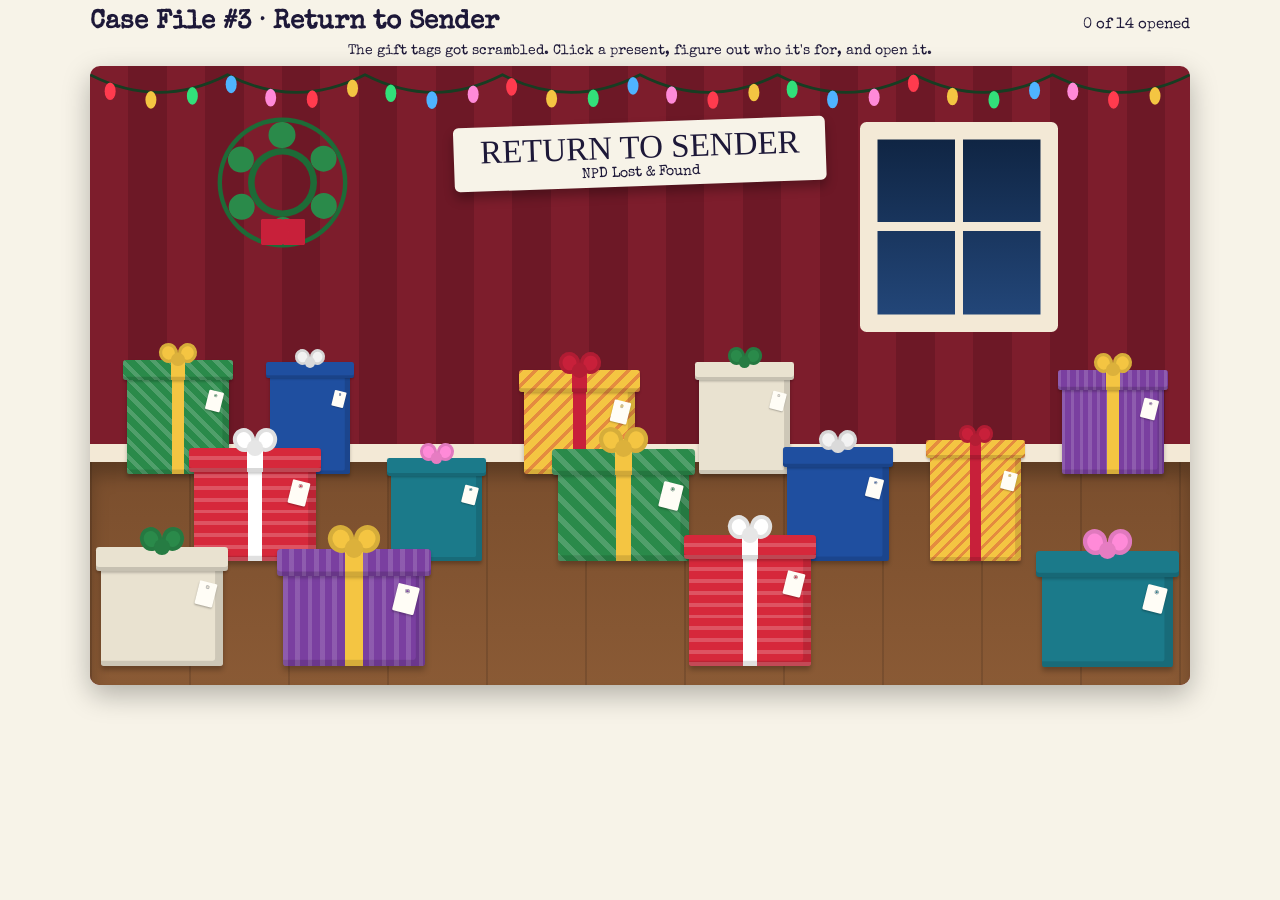
<file: puzzles/case-3/index.html>
<!doctype html>
<html lang="en">
<head>
<meta charset="utf-8">
<meta name="viewport" content="width=device-width, initial-scale=1">
<title>Case File #3</title>
<link rel="preconnect" href="https://fonts.googleapis.com">
<link rel="preconnect" href="https://fonts.gstatic.com" crossorigin>
<link href="https://fonts.googleapis.com/css2?family=Special+Elite&family=Permanent+Marker&display=swap" rel="stylesheet">
<style>
  :root {
    color-scheme: light;
    --ink: #1d1838;
    --paper: #f7f3e8;
    --wall: #7d1d2c;
    --wall-2: #6d1826;
    --floor: #8a5a35;
    --floor-2: #7a4e2d;
    --red: #c8203a;
    --green: #1f8a4c;
    --gold: #f4c542;
    --font-type: "Special Elite", "Courier New", monospace;
    --font-marker: "Permanent Marker", "Comic Sans MS", cursive;
  }
  * { box-sizing: border-box; }
  html, body { margin: 0; }
  body { background: var(--paper); color: var(--ink); font-family: var(--font-type); }
  [hidden] { display: none !important; }

  .wrap { padding: 10px 16px 16px; display: flex; flex-direction: column; align-items: center; gap: 8px; }
  .head { width: 100%; max-width: 1100px; display: flex; flex-wrap: wrap; justify-content: space-between; align-items: baseline; gap: 6px; }
  .head h1 { margin: 0; font-size: clamp(18px, 2.6vw, 26px); }
  .count { font-size: 15px; }
  .hint { margin: 0; font-size: 14px; text-align: center; max-width: 1100px; }

  /* ---------- the room ---------- */
  .room {
    position: relative; overflow: hidden;
    width: min(100%, calc((100dvh - 100px) * 16 / 9), 1100px);
    max-width: 100%;
    aspect-ratio: 16 / 9;
    border-radius: 10px;
    container-type: inline-size;
    box-shadow: 0 10px 28px rgba(0,0,0,.28);
    background:
      repeating-linear-gradient(90deg, var(--wall) 0 3cqw, var(--wall-2) 3cqw 6cqw);
  }
  .floor {
    position: absolute; left: 0; right: 0; bottom: 0; height: 36%;
    background:
      repeating-linear-gradient(90deg, rgba(0,0,0,.12) 0 .15cqw, transparent .15cqw 9cqw),
      linear-gradient(180deg, var(--floor-2), var(--floor));
    box-shadow: inset 0 1.2cqw 1.6cqw rgba(0,0,0,.25);
  }
  .baseboard { position: absolute; left: 0; right: 0; bottom: 36%; height: 1.6cqw; background: #f3e9d6; box-shadow: 0 .3cqw .4cqw rgba(0,0,0,.2); }
  .window {
    position: absolute; left: 70%; top: 9%; width: 18%; height: 34%;
    background: linear-gradient(180deg, #0f2442, #23477a);
    border: 1.1cqw solid #f3e9d6; border-radius: .6cqw;
    box-shadow: inset 0 0 0 .5cqw #f3e9d6;
    overflow: hidden;
  }
  .window::before { content: ""; position: absolute; left: 50%; top: 0; bottom: 0; width: .8cqw; margin-left: -.4cqw; background: #f3e9d6; }
  .window::after { content: ""; position: absolute; top: 50%; left: 0; right: 0; height: .8cqw; margin-top: -.4cqw; background: #f3e9d6; }
  .flake { position: absolute; width: .45cqw; height: .45cqw; border-radius: 50%; background: #fff; animation: fall linear infinite; }
  @keyframes fall { from { transform: translateY(-2cqw); } to { transform: translateY(16cqw); } }
  .wreath {
    position: absolute; left: 12%; top: 9%; width: 11cqw; height: 11cqw; border-radius: 50%;
    border: 2.4cqw dotted #2a8a4a; box-shadow: 0 0 0 .6cqw #1d6b37 inset, 0 0 0 .4cqw #1d6b37;
  }
  .wreath::after { content: ""; position: absolute; left: 50%; bottom: -2.6cqw; width: 4cqw; height: 2.4cqw; margin-left: -2cqw;
    background: radial-gradient(circle at 25% 50%, var(--red) 45%, transparent 47%), radial-gradient(circle at 75% 50%, var(--red) 45%, transparent 47%); }
  .lights { position: absolute; left: 0; right: 0; top: 0; height: 6cqw; pointer-events: none; }
  .title-sign {
    position: absolute; left: 50%; top: 9%; transform: translateX(-50%) rotate(-2deg);
    background: var(--paper); color: var(--ink); font-family: var(--font-marker);
    font-size: 3cqw; padding: .6cqw 2.4cqw; border-radius: .5cqw; box-shadow: 0 .6cqw 1cqw rgba(0,0,0,.3);
    white-space: nowrap;
  }
  .title-sign small { display: block; font-family: var(--font-type); font-size: 1.3cqw; text-align: center; }

  /* ---------- presents ---------- */
  .gift {
    position: absolute; padding: 0; border: 0; background: none; cursor: pointer;
    left: var(--l); bottom: var(--b); width: var(--w); z-index: var(--z);
    container-type: inline-size;
    transition: transform .15s;
  }
  .gift:hover:not(.opened) { transform: translateY(-.6cqw) rotate(-1.5deg); }
  .gift:focus-visible { outline: .4cqw solid var(--gold); outline-offset: .3cqw; }
  .gift .box {
    position: relative; display: block; width: 92%; margin: 0 auto; aspect-ratio: 1 / var(--r);
    background-color: var(--c1);
    background-image:
      linear-gradient(90deg, transparent 44%, var(--rb) 44% 56%, transparent 56%),
      var(--pat);
    box-shadow: inset -6cqw -4cqw 0 rgba(0,0,0,.12), 0 3cqw 4cqw rgba(0,0,0,.25);
    border-radius: 2cqw;
  }
  .gift .inside { position: absolute; left: 4%; right: 4%; top: 0; height: 14cqw; background: linear-gradient(180deg, #2b1a10, #4a2c1a); border-radius: 0 0 3cqw 3cqw; opacity: 0; }
  .gift .lid {
    position: absolute; left: 0; right: 0; top: -12cqw; height: 18cqw; display: block;
    background-color: var(--c1);
    background-image: linear-gradient(90deg, transparent 44%, var(--rb) 44% 56%, transparent 56%), var(--pat);
    box-shadow: inset 0 -3cqw 0 rgba(0,0,0,.15), 0 1.5cqw 2cqw rgba(0,0,0,.2);
    border-radius: 2.5cqw;
    transition: transform .6s cubic-bezier(.3,1.6,.5,1), opacity .6s;
    transform-origin: 20% 100%;
  }
  .gift .bow { position: absolute; left: 50%; top: -15cqw; width: 34cqw; height: 18cqw; margin-left: -17cqw; }
  .gift .bow::before, .gift .bow::after {
    content: ""; position: absolute; top: 0; width: 50%; height: 100%;
    background: var(--rb); border-radius: 50%;
    box-shadow: inset 0 0 0 3cqw rgba(0,0,0,.12);
  }
  .gift .bow::before { left: 0; transform: rotate(-18deg); }
  .gift .bow::after { right: 0; transform: rotate(18deg); }
  .gift .knot { position: absolute; left: 50%; top: -6cqw; width: 12cqw; height: 12cqw; margin-left: -6cqw; background: var(--rb); border-radius: 50%; z-index: 1; filter: brightness(.9); }
  .gift .tagtie { position: absolute; right: 6%; top: 18%; width: 14cqw; height: 18cqw; background: #fffdf6; border-radius: 1cqw 1cqw 1cqw 1cqw; transform: rotate(14deg); box-shadow: 0 1cqw 1.4cqw rgba(0,0,0,.25); }
  .gift .tagtie::before { content: ""; position: absolute; left: 50%; top: 2.5cqw; width: 3cqw; height: 3cqw; margin-left: -1.5cqw; border-radius: 50%; background: var(--c1); box-shadow: inset 0 0 0 .8cqw #bbb; }

  .gift .label {
    position: absolute; left: 50%; bottom: 100%; transform: translate(-50%, -40cqw) rotate(-3deg) scale(.4);
    background: #fffdf6; color: var(--ink); font-family: var(--font-marker);
    font-size: 11cqw; line-height: 1.05; padding: 3cqw 6cqw; border-radius: 3cqw; white-space: nowrap;
    box-shadow: 0 2cqw 4cqw rgba(0,0,0,.35); border: .8cqw solid var(--green);
    opacity: 0; pointer-events: none; transition: transform .45s .15s, opacity .3s .15s;
  }
  .gift .label small { display: block; font-family: var(--font-type); font-size: 7cqw; color: var(--green); }

  .gift.opened { cursor: default; }
  .gift.opened .lid { transform: translate(-30%, -45cqw) rotate(-32deg); opacity: .0; }
  .gift.opened .tagtie { opacity: 0; }
  .gift.opened .inside { opacity: 1; }
  .gift.opened .label { opacity: 1; transform: translate(-50%, -4cqw) rotate(-3deg) scale(1); }
  @media (prefers-reduced-motion: reduce) { .gift .lid, .gift .label { transition: none; } .flake { animation: none; } }

  /* ---------- leads ---------- */
  .leads {
    position: absolute; left: 50%; top: 50%; transform: translate(-50%, -50%);
    width: 54%; z-index: 50;
    background: #fffdf6; border: .3cqw dashed rgba(29,24,56,.35); border-radius: 1.4cqw;
    padding: 2.4cqw 3cqw; text-align: center; box-shadow: 0 1cqw 3cqw rgba(0,0,0,.4);
    animation: pop .5s ease-out;
  }
  @keyframes pop { from { transform: translate(-50%, -50%) scale(.85); opacity: 0; } }
  .leads .stamp { display: inline-block; border: .35cqw solid var(--green); color: var(--green); font-size: 2.3cqw; letter-spacing: .14em; padding: .3cqw 1.4cqw; transform: rotate(-4deg); border-radius: .8cqw; }
  .leads h2 { margin: 1.2cqw 0 1cqw; font-size: 2.3cqw; }
  .leads ol { list-style: none; margin: 0; padding: 0; display: flex; flex-direction: column; gap: 1cqw; text-align: left; }
  .leads li { display: flex; gap: 1.4cqw; align-items: center; font-size: 2cqw; background: #fff; border: .2cqw solid rgba(29,24,56,.15); border-radius: 1cqw; padding: 1.1cqw 1.4cqw; }
  .leads li b { flex: none; display: grid; place-items: center; width: 3.6cqw; height: 3.6cqw; border-radius: 50%; background: var(--red); color: #fff; font-size: 1.8cqw; }
  .leads button { margin-top: 1.2cqw; background: none; border: 0; font: inherit; font-size: 1.5cqw; text-decoration: underline; cursor: pointer; color: inherit; opacity: .7; }

  /* ---------- tag viewer ---------- */
  .viewer { position: fixed; inset: 0; background: rgba(29,24,56,.6); display: flex; align-items: center; justify-content: center; padding: 16px; z-index: 100; }
  .viewer-card { background: var(--paper); border-radius: 14px; padding: 16px; width: min(720px, 100%); max-height: 100%; overflow: auto; display: flex; flex-direction: column; align-items: center; gap: 10px; box-shadow: 0 20px 40px rgba(0,0,0,.35); }
  .viewer-card img { width: 100%; max-height: 52dvh; object-fit: contain; border-radius: 8px; display: block; }
  .viewer-card label { font-size: 15px; }
  .viewer-card input { width: 100%; font-family: var(--font-marker); font-size: 22px; text-align: center; padding: 8px 10px; border: 2px solid rgba(29,24,56,.3); border-radius: 8px; background: #fff; color: var(--ink); }
  .viewer-card input:focus { outline: none; border-color: var(--red); }
  .viewer-card input.bad { border-color: var(--red); animation: shake .35s; }
  @keyframes shake { 25% { transform: translateX(-6px); } 75% { transform: translateX(6px); } }
  .msg { min-height: 1.3em; color: var(--red); font-weight: bold; text-align: center; }
  .row { display: flex; gap: 10px; flex-wrap: wrap; justify-content: center; }
  .btn { font-family: var(--font-type); font-size: 18px; letter-spacing: .06em; border-radius: 8px; padding: 10px 22px; cursor: pointer; }
  .btn-open { background: var(--red); color: #fff; border: 2px solid #fff; box-shadow: 0 4px 0 #8c1426; }
  .btn-open:hover { background: #dc2c47; }
  .btn-back { background: transparent; color: var(--ink); border: 2px solid rgba(29,24,56,.35); }
  .btn:focus-visible { outline: 3px solid var(--gold); outline-offset: 2px; }
</style>
</head>
<body>
<div class="wrap">
  <div class="head">
    <h1>Case File #3 · Return to Sender</h1>
    <div class="count" id="count">0 of 14 opened</div>
  </div>
  <p class="hint">The gift tags got scrambled. Click a present, figure out who it's for, and open it.</p>

  <div class="room" id="room">
    <svg class="lights" id="lights" viewBox="0 0 1000 60" preserveAspectRatio="none" aria-hidden="true"></svg>
    <div class="wreath" aria-hidden="true"></div>
    <div class="window" id="window" aria-hidden="true"></div>
    <div class="title-sign" aria-hidden="true">RETURN TO SENDER<small>NPD Lost &amp; Found</small></div>
    <div class="baseboard" aria-hidden="true"></div>
    <div class="floor" aria-hidden="true"></div>
    <div id="gifts"></div>
    <div class="leads" id="leads" hidden>
      <div class="stamp">ALL DELIVERED</div>
      <h2>Two new leads on the Naughty Chip:</h2>
      <ol>
        <li><b>1</b><span>He has a long-sleeve shirt or jacket on.</span></li>
        <li><b>2</b><span>He has at least one arm outstretched.</span></li>
      </ol>
      <button type="button" id="rewrap">Rewrap the presents (replay)</button>
    </div>
  </div>
</div>

<div class="viewer" id="viewer" hidden>
  <form class="viewer-card" id="viewer-form" novalidate role="dialog" aria-modal="true" aria-labelledby="v-label">
    <img id="v-img" alt="">
    <label for="guess" id="v-label">Who is this present for?</label>
    <input id="guess" autocomplete="off" spellcheck="false" placeholder="Type their name">
    <div class="msg" id="v-msg" role="status"></div>
    <div class="row">
      <button type="button" class="btn btn-back" id="v-back">Back to the presents</button>
      <button type="submit" class="btn btn-open">OPEN PRESENT</button>
    </div>
  </form>
</div>

<script>
(function () {
  "use strict";
  // Answers are SHA-256 hashes of the name in capital letters with spaces/punctuation removed
  // and any leading "THE" dropped. `name` is shown on the opened present.
  const GIFTS = [
    { img: "tag-01.jpg", name: "Mary Poppins",        ok: ["0fd1884c33175d63aadaaa3aec3ff4c1fc6c5078be2302a16476b7df060064bd"] },
    { img: "tag-02.jpg", name: "Nicolas Cage",        ok: ["5cd2589ee8ca5e17ea1be3f08e348c8d089895f3da80da51272aa809e1346633", "558a5a08f10ebe82581a0e012448ea684a8a3267f447032dcb65fc757cfd042a", "57ae22e7bba2e13bd5524ca12145ddbc90af4b2c6e24a576284c1b9d3c6544f4"] },
    { img: "tag-03.jpg", name: "Frosty the Snowman",  ok: ["e0cac464fb3c85652ffe4e5c67a8f3519a8224f6c0c9324c9b232a781d7373a1", "7e8d489cf74287e551695803b28ea7877b4e636bc38990c0511d678e971a87ba", "a35d6a99ee70eb5e55315787ff2ea46ee9de2400cc188c97280b474f67d19981"] },
    { img: "tag-04.jpg", name: "Oprah Winfrey",       ok: ["ae2d00550a74bfad228d554989bab2babe9eecb092950bb356366ce16a83dd11", "b617918f78cb667c8b64aa3ab56d5590140d952d88a71f8b618f2a35e12dc3c2"] },
    { img: "tag-05.jpg", name: "Sugar Plum Fairy",    ok: ["d81993c8da25560eaebd437424bc77240ac2ec5558fbd12d1dde63c18831b059"] },
    { img: "tag-06.jpg", name: "Robert Downey Jr.",   ok: ["2c2df3073b9eb3cafb64b8ac49fc57be97b18f874e5835f58729cf648e40fbdc", "38682454bf1854fffb7bf4978b6ddba95368f06827e3090b29e8a660838fd01c", "94381cfcb0aabff689f34b4adc934f1046ea61792f34342540603273724ad12a"] },
    { img: "tag-07.jpg", name: "Willy Wonka",         ok: ["ea5251533f95385e857446e64312721136d318bd5cbcbe12da783ce738797397", "7dbb858f0afd34d6fdf78b67828893062e6828eeba4dd65f49c9f4a61b6cffd3"] },
    { img: "tag-08.jpg", name: "Neil Armstrong",      ok: ["3f1ceb0a80d24ec62d760e7af5259b6f36356d3f06780fcad05b765088e5e411"] },
    { img: "tag-09.jpg", name: "Julie Andrews",       ok: ["d4a6d9e367ee4bdbf02254b98ee4efba49bcd636993a1a9866b62e3333069d2e"] },
    { img: "tag-10.jpg", name: "Alex Trebek",         ok: ["e1bf57890898b147e9eb2326f06e8ab7cebfa367c8111e03b0cd9c75c55f31b7"] },
    { img: "tag-11.jpg", name: "Taylor Swift",        ok: ["9be7d2e1f9c5f13478f1c124a23609e7d665dd65915bf7684156054c27d4fcca"] },
    { img: "tag-12.jpg", name: "Snoopy",              ok: ["da096b12e10a0703ae33f04b056b82f0c68ab65223759b33276cd111367c9335"] },
    { img: "tag-13.jpg", name: "Benjamin Franklin",   ok: ["7072b28ffafca0259efa99209f9731b03c4ed7856b6ba17d26d2bb6b939ad862", "4da2c59e2153a8ac00a8b610a0ede6cc672111892a3e5ce4a553e18bd552973f"] },
    { img: "tag-14.jpg", name: "Rosa Parks",          ok: ["b15a71a1603e5af47ba94401204d62c86eb7a1f05839c229d52f21511a15222f"] }
  ];
  // Where each present sits in the room (percent of room) and its wrapping
  const SPOTS = [
    { l: 3,  b: 34, w: 10, r: 1.0,  z: 1 }, { l: 16, b: 34, w: 8,  r: 1.25, z: 1 }, { l: 39, b: 34, w: 11, r: 0.8, z: 1 },
    { l: 55, b: 34, w: 9,  r: 1.1,  z: 1 }, { l: 88, b: 34, w: 10, r: 0.9,  z: 1 },
    { l: 9,  b: 20, w: 12, r: 0.8,  z: 2 }, { l: 27, b: 20, w: 9,  r: 1.0,  z: 2 }, { l: 42, b: 20, w: 13, r: 0.72, z: 2 },
    { l: 63, b: 20, w: 10, r: 1.0,  z: 2 }, { l: 76, b: 20, w: 9,  r: 1.2,  z: 2 },
    { l: 0.5, b: 3, w: 12, r: 0.85, z: 3 }, { l: 17, b: 3,  w: 14, r: 0.7,  z: 3 }, { l: 54, b: 3,  w: 12, r: 0.95, z: 3 },
    { l: 86, b: 3,  w: 13, r: 0.75, z: 3 }
  ];
  const WRAPS = [
    { c1: "#2a8a4a", rb: "#f4c542", pat: "repeating-linear-gradient(45deg, rgba(255,255,255,.18) 0 4cqw, transparent 4cqw 10cqw)" },
    { c1: "#1f4fa0", rb: "#f2f2f2", pat: "radial-gradient(circle, rgba(255,255,255,.55) 2cqw, transparent 2.2cqw) 0 0 / 12cqw 12cqw" },
    { c1: "#f4c542", rb: "#c8203a", pat: "repeating-linear-gradient(-45deg, rgba(200,32,58,.35) 0 3cqw, transparent 3cqw 9cqw)" },
    { c1: "#e9e2d0", rb: "#2a8a4a", pat: "radial-gradient(circle, rgba(200,32,58,.7) 1.8cqw, transparent 2cqw) 0 0 / 10cqw 10cqw" },
    { c1: "#7a3fa0", rb: "#f4c542", pat: "repeating-linear-gradient(90deg, rgba(255,255,255,.15) 0 3cqw, transparent 3cqw 8cqw)" },
    { c1: "#d6283b", rb: "#ffffff", pat: "repeating-linear-gradient(0deg, rgba(255,255,255,.2) 0 3cqw, transparent 3cqw 9cqw)" },
    { c1: "#1b7a8a", rb: "#ff8ad8", pat: "radial-gradient(circle, rgba(255,255,255,.4) 1.6cqw, transparent 1.8cqw) 0 0 / 9cqw 9cqw" }
  ];
  const KEY = "npd_case3_opened_v1";
  const $ = (id) => document.getElementById(id);
  const load = () => { try { return new Set(JSON.parse(localStorage.getItem(KEY) || "[]")); } catch (e) { return new Set(); } };
  const save = () => { try { localStorage.setItem(KEY, JSON.stringify([...opened])); } catch (e) {} };
  let opened = load();

  /* ---------- room decorations ---------- */
  const lights = $("lights");
  const NS = "http://www.w3.org/2000/svg";
  const path = document.createElementNS(NS, "path");
  let d = "M0,8"; for (let i = 1; i <= 8; i++) d += ` Q${(i - .5) * 125},40 ${i * 125},8`;
  path.setAttribute("d", d); path.setAttribute("fill", "none"); path.setAttribute("stroke", "#173d22"); path.setAttribute("stroke-width", "2.5");
  lights.appendChild(path);
  const cols = ["#ff3b4e", "#f4c542", "#32e07a", "#4fb3ff", "#ff8ad8"];
  const len = path.getTotalLength();
  for (let t = 20, k = 0; t < len; t += 38, k++) {
    const p = path.getPointAtLength(t), e = document.createElementNS(NS, "ellipse");
    e.setAttribute("cx", p.x); e.setAttribute("cy", p.y + 7); e.setAttribute("rx", 5); e.setAttribute("ry", 8); e.setAttribute("fill", cols[k % cols.length]);
    lights.appendChild(e);
  }
  const win = $("window");
  for (let i = 0; i < 24; i++) {
    const f = document.createElement("span"); f.className = "flake";
    f.style.left = (Math.random() * 100).toFixed(1) + "%"; f.style.top = "-5%";
    f.style.animationDuration = (3 + Math.random() * 4).toFixed(1) + "s";
    f.style.animationDelay = (-Math.random() * 6).toFixed(1) + "s";
    win.appendChild(f);
  }

  /* ---------- presents ---------- */
  const esc = (s) => String(s).replace(/[&<>"']/g, (c) => ({ "&": "&amp;", "<": "&lt;", ">": "&gt;", '"': "&quot;", "'": "&#39;" }[c]));
  const holder = $("gifts");
  GIFTS.forEach((g, i) => {
    const s = SPOTS[i], w = WRAPS[i % WRAPS.length];
    const b = document.createElement("button");
    b.type = "button"; b.className = "gift";
    b.style.cssText = `--l:${s.l}%;--b:${s.b}%;--w:${s.w}%;--r:${s.r};--z:${s.z};--c1:${w.c1};--rb:${w.rb};--pat:${w.pat};`;
    b.innerHTML = `<span class="box"><span class="inside"></span><span class="tagtie"></span></span>
      <span class="lid"><span class="bow"></span><span class="knot"></span></span>
      <span class="label"><small>To:</small>${esc(g.name)}</span>`;
    b.addEventListener("click", () => { if (!opened.has(i)) openViewer(i); });
    holder.appendChild(b);
  });

  function render() {
    [...holder.children].forEach((b, i) => {
      const o = opened.has(i);
      b.classList.toggle("opened", o);
      b.setAttribute("aria-label", o ? `Present ${i + 1}: opened, for ${GIFTS[i].name}` : `Present ${i + 1}: unopened`);
      b.setAttribute("aria-disabled", String(o));
    });
    $("count").textContent = `${opened.size} of ${GIFTS.length} opened`;
    $("leads").hidden = opened.size < GIFTS.length;
  }

  /* ---------- tag viewer ---------- */
  let current = null, lastFocus = null;
  function openViewer(i) {
    current = i; lastFocus = document.activeElement;
    $("v-img").src = GIFTS[i].img;
    $("v-img").alt = `Gift tag ${i + 1}: a picture puzzle that spells out who the present is for`;
    $("guess").value = ""; $("guess").classList.remove("bad"); $("v-msg").textContent = "";
    $("viewer").hidden = false;
    $("guess").focus();
  }
  function closeViewer() {
    $("viewer").hidden = true; current = null;
    if (lastFocus && lastFocus.focus) lastFocus.focus();
  }
  $("v-back").addEventListener("click", closeViewer);
  $("viewer").addEventListener("click", (e) => { if (e.target === $("viewer")) closeViewer(); });
  document.addEventListener("keydown", (e) => { if (e.key === "Escape" && !$("viewer").hidden) closeViewer(); });
  $("guess").addEventListener("input", () => { $("guess").classList.remove("bad"); $("v-msg").textContent = ""; });

  const clean = (s) => s.toUpperCase().replace(/&/g, "AND").replace(/[^A-Z]/g, "").replace(/^THE/, "");
  async function sha(s) {
    const buf = await crypto.subtle.digest("SHA-256", new TextEncoder().encode(s));
    return [...new Uint8Array(buf)].map((b) => b.toString(16).padStart(2, "0")).join("");
  }

  $("viewer-form").addEventListener("submit", async (e) => {
    e.preventDefault();
    const i = current, input = $("guess");
    if (i == null) return;
    const g = clean(input.value);
    if (!g) { $("v-msg").textContent = "Type a name first."; input.focus(); return; }
    if (!GIFTS[i].ok.includes(await sha(g))) {
      input.classList.remove("bad"); void input.offsetWidth; input.classList.add("bad");
      $("v-msg").textContent = "That's not who this one's for. Try again.";
      return;
    }
    closeViewer();
    opened.add(i); save(); render();
    if (opened.size === GIFTS.length) { $("leads").hidden = true; setTimeout(render, 900); }
  });

  $("rewrap").addEventListener("click", () => { opened = new Set(); save(); render(); });

  render();
})();
</script>
</body>
</html>
</file>
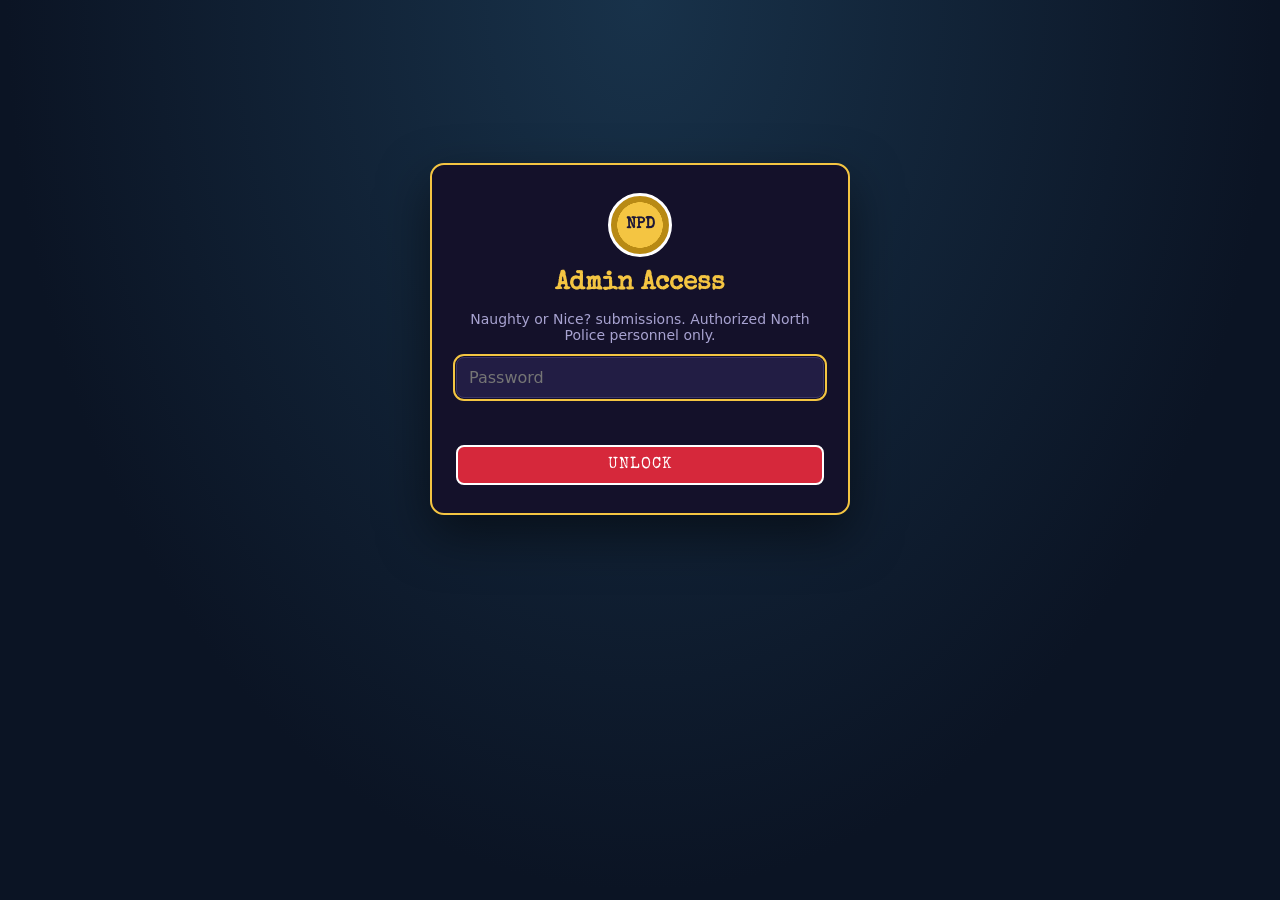
<file: admin.html>
<!doctype html>
<html lang="en">
<head>
<meta charset="utf-8">
<meta name="viewport" content="width=device-width, initial-scale=1">
<meta name="robots" content="noindex, nofollow">
<title>NPD Admin | Naughty or Nice?</title>
<link rel="preconnect" href="https://fonts.googleapis.com">
<link rel="preconnect" href="https://fonts.gstatic.com" crossorigin>
<link href="https://fonts.googleapis.com/css2?family=Special+Elite&display=swap" rel="stylesheet">
<style>
  /* Layout: a locked login card, then a case-file page with tallies on top and the full log below */
  :root {
    color-scheme: dark;
    --bg: #0b1424;
    --panel: #14112a;
    --panel-2: #1d1838;
    --line: #3a3466;
    --fg: #eef0ff;
    --muted: #a8a3d1;
    --gold: #f4c542;
    --red: #d6283b;
    --green: #2fbf6d;
    --font-type: "Special Elite", "Courier New", monospace;
    --font-ui: system-ui, -apple-system, "Segoe UI", sans-serif;
  }
  * { box-sizing: border-box; }
  html, body { margin: 0; }
  html { background: var(--bg); }
  body {
    background: radial-gradient(ellipse at top, #18324a 0%, var(--bg) 70%) fixed;
    color: var(--fg); font-family: var(--font-ui); min-height: 100vh;
    padding: 24px max(16px, env(safe-area-inset-right, 0px)) 40px max(16px, env(safe-area-inset-left, 0px));
  }
  [hidden] { display: none !important; }
  .wrap { max-width: 1100px; margin: 0 auto; display: flex; flex-direction: column; gap: 18px; }

  /* login */
  .login { min-height: 70vh; display: flex; align-items: center; justify-content: center; }
  .login-card {
    width: min(420px, 100%); background: var(--panel); border: 2px solid var(--gold); border-radius: 14px;
    padding: 28px 24px; display: flex; flex-direction: column; gap: 14px; text-align: center;
    box-shadow: 0 20px 50px rgba(0,0,0,.5);
  }
  .badge { width: 64px; height: 64px; margin: 0 auto; border-radius: 50%; background: radial-gradient(circle, var(--gold) 55%, #b88a14 56%); color: #1d1838; font-family: var(--font-type); font-weight: bold; display: grid; place-items: center; border: 3px solid #fff; }
  .login-card h1 { margin: 0; font-family: var(--font-type); font-size: 26px; color: var(--gold); }
  .login-card p { margin: 0; color: var(--muted); font-size: 14px; }
  input, select {
    font: inherit; font-size: 16px; padding: 10px 12px; border-radius: 8px;
    border: 1px solid var(--line); background: #221d44; color: var(--fg);
  }
  input:focus, select:focus { outline: 2px solid var(--gold); outline-offset: 1px; }
  .btn { font-family: var(--font-type); font-size: 16px; letter-spacing: .06em; border-radius: 8px; padding: 10px 18px; cursor: pointer; border: 2px solid #fff; background: var(--red); color: #fff; }
  .btn:hover { background: #e63a4d; }
  .btn[disabled] { opacity: .6; cursor: wait; }
  .btn-ghost { background: transparent; border-color: var(--line); color: var(--fg); font-family: var(--font-ui); letter-spacing: 0; font-size: 14px; }
  .btn-ghost:hover { background: var(--panel-2); }
  .btn:focus-visible { outline: 2px solid var(--gold); outline-offset: 2px; }
  .err { color: #ff7a8a; min-height: 1.3em; font-size: 14px; }

  /* dashboard */
  header.top { display: flex; flex-wrap: wrap; align-items: center; justify-content: space-between; gap: 12px; }
  header.top h1 { margin: 0; font-family: var(--font-type); font-size: clamp(22px, 3vw, 30px); color: var(--gold); }
  header.top .sub { color: var(--muted); font-size: 13px; margin-top: 2px; }
  .actions { display: flex; gap: 8px; flex-wrap: wrap; }

  .stats { display: grid; grid-template-columns: repeat(auto-fit, minmax(160px, 1fr)); gap: 12px; }
  .stat { background: var(--panel); border: 1px solid var(--line); border-radius: 12px; padding: 14px 16px; min-width: 0; }
  .stat .k { font-size: 12px; letter-spacing: .08em; text-transform: uppercase; color: var(--muted); }
  .stat .v { font-family: var(--font-type); font-size: 28px; margin-top: 4px; font-variant-numeric: tabular-nums; }
  .stat .v small { font-size: 14px; color: var(--muted); }

  .panel { background: var(--panel); border: 1px solid var(--line); border-radius: 12px; padding: 16px; min-width: 0; }
  .panel h2 { margin: 0 0 12px; font-size: 15px; letter-spacing: .06em; text-transform: uppercase; color: var(--muted); font-weight: 600; }
  .tally { display: grid; grid-template-columns: repeat(auto-fill, minmax(230px, 1fr)); gap: 8px 18px; }
  .tally-row { display: grid; grid-template-columns: 34px minmax(0, 1fr) auto; gap: 10px; align-items: center; font-size: 14px; }
  .tally-row img { width: 34px; height: 34px; object-fit: contain; background: #2a2450; border-radius: 6px; }
  .tally-row .nm { white-space: nowrap; overflow: hidden; text-overflow: ellipsis; }
  .bar { grid-column: 2 / 4; height: 6px; border-radius: 3px; background: #2a2450; overflow: hidden; margin-top: -4px; }
  .bar span { display: block; height: 100%; background: var(--gold); }
  .tally-row .n { font-variant-numeric: tabular-nums; color: var(--gold); font-weight: 600; }

  .filters { display: flex; flex-wrap: wrap; gap: 10px; margin-bottom: 12px; }
  .filters input { flex: 1 1 220px; min-width: 0; }
  .filters select { flex: 0 1 240px; min-width: 0; }
  .table-wrap { overflow-x: auto; }
  table { width: 100%; border-collapse: collapse; font-size: 14px; font-variant-numeric: tabular-nums; }
  th, td { text-align: left; padding: 9px 10px; border-bottom: 1px solid #2a2450; white-space: nowrap; }
  th { color: var(--muted); font-weight: 600; font-size: 12px; letter-spacing: .06em; text-transform: uppercase; position: sticky; top: 0; background: var(--panel); }
  td.chip { display: flex; align-items: center; gap: 8px; }
  td.chip img { width: 26px; height: 26px; object-fit: contain; }
  tr:hover td { background: #1b1740; }
  .empty { color: var(--muted); padding: 18px 4px; text-align: center; }
  .note { color: var(--muted); font-size: 12px; }
</style>
</head>
<body>
<div class="wrap">

  <!-- ===== Login ===== -->
  <section class="login" id="login">
    <form class="login-card" id="login-form" novalidate>
      <div class="badge">NPD</div>
      <h1>Admin Access</h1>
      <p>Naughty or Nice? submissions. Authorized North Police personnel only.</p>
      <input type="password" id="pw" autocomplete="current-password" placeholder="Password" aria-label="Password">
      <div class="err" id="login-err" role="alert"></div>
      <button class="btn" type="submit" id="login-btn">UNLOCK</button>
    </form>
  </section>

  <!-- ===== Dashboard ===== -->
  <section id="dash" hidden>
    <div class="wrap">
      <header class="top">
        <div>
          <h1>Submitted Guesses</h1>
          <div class="sub" id="updated">Loading…</div>
        </div>
        <div class="actions">
          <button class="btn btn-ghost" type="button" id="refresh">Refresh</button>
          <button class="btn btn-ghost" type="button" id="logout">Lock</button>
        </div>
      </header>

      <div class="stats">
        <div class="stat"><div class="k">Total guesses</div><div class="v" id="s-total">0</div></div>
        <div class="stat"><div class="k">Most accused</div><div class="v" id="s-top">—</div></div>
        <div class="stat"><div class="k">Suspects named</div><div class="v" id="s-named">0 <small>of 24</small></div></div>
        <div class="stat"><div class="k">Latest guess</div><div class="v" id="s-latest" style="font-size:18px">—</div></div>
      </div>

      <div class="panel">
        <h2>Guesses per Chip</h2>
        <div class="tally" id="tally"></div>
      </div>

      <div class="panel">
        <h2>All submissions <span class="note">(oldest first, so # is the order they came in)</span></h2>
        <div class="filters">
          <input type="search" id="q" placeholder="Search name or email" aria-label="Search name or email">
          <select id="chip-filter" aria-label="Filter by Chip"><option value="">All Chips</option></select>
        </div>
        <div class="table-wrap">
          <table>
            <thead><tr><th>#</th><th>Submitted</th><th>Name</th><th>Email</th><th>Chip guessed</th></tr></thead>
            <tbody id="rows"></tbody>
          </table>
        </div>
      </div>
    </div>
  </section>
</div>

<script src="config.js"></script>
<script>
(function () {
  "use strict";
  const CFG = window.GAME_CONFIG;
  const CHIPS = CFG.CHIPS;
  const $ = (id) => document.getElementById(id);
  const esc = (s) => String(s).replace(/[&<>"']/g, (c) => ({ "&": "&amp;", "<": "&lt;", ">": "&gt;", '"': "&quot;", "'": "&#39;" }[c]));
  const chipById = (id) => CHIPS.find((c) => c.id === Number(id));
  let password = "";   // kept in memory only; refreshing the page locks it again
  let rows = [];

  // Chip filter options
  CHIPS.forEach((c) => {
    const o = document.createElement("option");
    o.value = c.id; o.textContent = `#${String(c.id).padStart(2, "0")} ${c.name}`;
    $("chip-filter").appendChild(o);
  });

  async function fetchRows(pw) {
    if (!CFG.SUBMIT_URL) throw new Error("The backend isn't connected yet. Add the Apps Script URL to SUBMIT_URL in config.js.");
    const res = await fetch(CFG.SUBMIT_URL, {
      method: "POST",
      headers: { "Content-Type": "text/plain;charset=utf-8" },
      body: JSON.stringify({ action: "list", password: pw })
    });
    const data = await res.json();
    if (!data.ok) throw new Error(data.error === "unauthorized" ? "Wrong password." : (data.message || "Couldn't load submissions."));
    return data.rows || [];
  }

  $("login-form").addEventListener("submit", async (e) => {
    e.preventDefault();
    const pw = $("pw").value;
    if (!pw) { $("login-err").textContent = "Enter the password."; return; }
    $("login-btn").disabled = true; $("login-btn").textContent = "CHECKING…"; $("login-err").textContent = "";
    try {
      rows = await fetchRows(pw);
      password = pw;
      $("pw").value = "";
      $("login").hidden = true; $("dash").hidden = false;
      render();
    } catch (err) {
      $("login-err").textContent = err.message.includes("fetch") ? "Couldn't reach the server. Check your connection." : err.message;
    } finally {
      $("login-btn").disabled = false; $("login-btn").textContent = "UNLOCK";
    }
  });

  $("refresh").addEventListener("click", async () => {
    $("refresh").disabled = true; $("updated").textContent = "Refreshing…";
    try { rows = await fetchRows(password); render(); }
    catch (err) { $("updated").textContent = err.message; }
    finally { $("refresh").disabled = false; }
  });

  $("logout").addEventListener("click", () => {
    password = ""; rows = [];
    $("dash").hidden = true; $("login").hidden = false; $("pw").focus();
  });

  $("q").addEventListener("input", renderTable);
  $("chip-filter").addEventListener("change", renderTable);

  const fmt = (ts) => { const d = new Date(ts); return isNaN(d) ? String(ts) : d.toLocaleString(undefined, { month: "short", day: "numeric", year: "numeric", hour: "numeric", minute: "2-digit", second: "2-digit" }); };

  function render() {
    rows.sort((a, b) => new Date(a.ts) - new Date(b.ts));
    rows.forEach((r, i) => (r.n = i + 1));
    $("updated").textContent = `Updated ${new Date().toLocaleTimeString([], { hour: "numeric", minute: "2-digit" })}`;

    // tallies
    const counts = new Map();
    rows.forEach((r) => counts.set(r.chipId, (counts.get(r.chipId) || 0) + 1));
    const max = Math.max(1, ...counts.values());
    $("s-total").textContent = rows.length;
    $("s-named").innerHTML = `${counts.size} <small>of ${CHIPS.length}</small>`;
    const topId = [...counts.entries()].sort((a, b) => b[1] - a[1])[0];
    $("s-top").innerHTML = topId ? `${esc(chipById(topId[0])?.name || "#" + topId[0])} <small>(${topId[1]})</small>` : "—";
    $("s-top").style.fontSize = "20px";
    const last = rows[rows.length - 1];
    $("s-latest").textContent = last ? `${last.name} · ${fmt(last.ts)}` : "—";

    $("tally").innerHTML = CHIPS
      .map((c) => ({ c, n: counts.get(c.id) || 0 }))
      .sort((a, b) => b.n - a.n || a.c.id - b.c.id)
      .map(({ c, n }) => `<div class="tally-row"><img src="${esc(c.img)}" alt=""><span class="nm">${esc(c.name)}</span><span class="n">${n}</span>
        <div class="bar"><span style="width:${(n / max) * 100}%"></span></div></div>`).join("");

    renderTable();
  }

  function renderTable() {
    const q = $("q").value.trim().toLowerCase();
    const f = $("chip-filter").value;
    const list = rows.filter((r) =>
      (!f || String(r.chipId) === f) &&
      (!q || r.name.toLowerCase().includes(q) || r.email.toLowerCase().includes(q)));
    $("rows").innerHTML = list.length
      ? list.map((r) => {
          const c = chipById(r.chipId);
          return `<tr><td>${r.n}</td><td>${esc(fmt(r.ts))}</td><td>${esc(r.name)}</td><td>${esc(r.email)}</td>
            <td class="chip">${c ? `<img src="${esc(c.img)}" alt="">` : ""}<span>${esc(c ? c.name : r.chipName)} <span class="note">#${r.chipId}</span></span></td></tr>`;
        }).join("")
      : `<tr><td colspan="5" class="empty">${rows.length ? "No submissions match." : "No submissions yet."}</td></tr>`;
  }

  $("pw").focus();
})();
</script>
</body>
</html>
</file>
<file: style.css>
:root {
  --navy: #1d1838;
  --navy-2: #2a2350;
  --teal: #1b7a8a;
  --teal-dark: #124c58;
  --board: #1d5260;
  --mint: #19f5b0;
  --red: #d6283b;
  --red-dark: #9c1626;
  --green: #1f8a4c;
  --gold: #f4c542;
  --paper: #f7f3e8;
  --ink: #1d1838;
  --string: #8a1f30;
}

* { box-sizing: border-box; }
html, body { margin: 0; height: 100%; }
body {
  background: radial-gradient(ellipse at top, #18324a 0%, #0b1424 70%);
  color: #fff;
  font-family: "Special Elite", "Courier New", monospace;
  -webkit-font-smoothing: antialiased;
}
[hidden] { display: none !important; }
a { color: inherit; }

/* ---------- Scenes ---------- */
.scene { min-height: 100vh; min-height: 100dvh; display: flex; align-items: center; justify-content: center; }
.scene-wrap { width: 100%; max-width: 1180px; padding: 52px 16px 16px; margin: 0 auto; }

/* ---------- Fixed-aspect stages ---------- */
.stage {
  position: relative;
  container-type: inline-size;
  overflow: hidden;
}
.office-stage {
  aspect-ratio: 4001 / 2572;
  width: min(100vw, calc(100dvh * 4001 / 2572));
}
.computer-stage {
  aspect-ratio: 4001 / 2573;
  width: min(100vw, calc(100dvh * 4001 / 2573));
}
.stage-bg { position: absolute; inset: 0; width: 100%; height: 100%; display: block; user-select: none; -webkit-user-drag: none; }
.stage-overlay { position: absolute; inset: 0; width: 100%; height: 100%; }

/* ---------- Office ---------- */
.hotspot polygon {
  fill: rgba(25, 245, 176, 0);
  stroke: rgba(244, 197, 66, 0);
  stroke-width: 6;
  transition: fill .2s, stroke .2s;
  cursor: pointer;
}
.hotspot:hover polygon, .hotspot:focus polygon { fill: rgba(25, 245, 176, .12); stroke: rgba(244, 197, 66, .95); }
.hotspot:focus { outline: none; }

.hotspot-label {
  position: absolute;
  transform: translate(-50%, 0);
  font-size: clamp(9px, 1.25cqw, 18px);
  background: var(--red);
  color: #fff;
  text-decoration: none;
  padding: .3em .7em;
  border-radius: 999px;
  border: 2px solid #fff;
  box-shadow: 0 3px 10px rgba(0,0,0,.4);
  white-space: nowrap;
  animation: bob 2.4s ease-in-out infinite;
}
.hotspot-label:hover { background: var(--green); }
@keyframes bob { 0%,100% { transform: translate(-50%, 0); } 50% { transform: translate(-50%, -4px); } }

.office-title {
  position: absolute;
  left: 35cqw; bottom: 1.6cqw;
  display: flex; align-items: center; gap: 1cqw;
  background: rgba(13, 18, 38, .78);
  border: 2px solid var(--gold);
  border-radius: 1cqw;
  padding: .8cqw 1.4cqw;
  max-width: 34cqw;
}
.office-title h1 { margin: 0; font-size: clamp(11px, 1.9cqw, 30px); color: var(--gold); letter-spacing: .02em; }
.office-title p { margin: .2em 0 0; font-size: clamp(9px, 1.1cqw, 16px); }
.naughty { color: #ff5a6a; }
.badge {
  flex: none;
  width: 4.2cqw; height: 4.2cqw; min-width: 30px; min-height: 30px;
  border-radius: 50%;
  background: radial-gradient(circle, var(--gold) 55%, #b88a14 56%);
  color: var(--navy); font-weight: bold;
  display: grid; place-items: center;
  font-size: clamp(8px, 1.1cqw, 16px);
  border: 2px solid #fff;
}

/* snow + lights */
.flake { fill: #fff; opacity: .9; animation: fall linear infinite; }
@keyframes fall { from { transform: translateY(-520px); } to { transform: translateY(0); } }
.bulb { animation: twinkle 1.6s ease-in-out infinite; }
@keyframes twinkle { 0%,100% { opacity: 1; } 50% { opacity: .35; } }

/* ---------- Buttons ---------- */
.btn {
  display: inline-block;
  font-family: inherit;
  font-size: 15px;
  text-decoration: none;
  border-radius: 8px;
  padding: 10px 16px;
  cursor: pointer;
  border: 2px solid transparent;
  line-height: 1.1;
}
.btn-ghost { background: rgba(255,255,255,.08); color: #fff; border-color: rgba(255,255,255,.35); }
.btn-ghost:hover { background: rgba(255,255,255,.18); }
.btn-primary {
  background: var(--red); color: #fff; border-color: #fff;
  box-shadow: 0 4px 0 var(--red-dark), 0 8px 18px rgba(0,0,0,.35);
  letter-spacing: .08em;
}
.btn-primary:hover { background: #e63a4d; }
.btn-primary:active { transform: translateY(2px); box-shadow: 0 2px 0 var(--red-dark); }
.btn-primary[disabled] { opacity: .55; cursor: not-allowed; }
.btn-big { font-size: 22px; padding: 14px 34px; }

.topbar { display: grid; grid-template-columns: auto 1fr auto; align-items: center; gap: 12px; margin-bottom: 14px; }
.counter { text-align: center; font-size: 18px; color: var(--gold); }

/* ---------- Suspect board ---------- */
#scene-board { background: var(--teal); }
.board-frame {
  position: relative;
  background: var(--navy);
  padding: 22px;
  border-radius: 4px;
  box-shadow: 14px 14px 0 rgba(10, 40, 60, .55);
}
.garland { position: absolute; left: -10px; right: -10px; top: -22px; width: calc(100% + 20px); height: 56px; z-index: 3; pointer-events: none; overflow: visible; }
.board-inner {
  position: relative;
  background: linear-gradient(180deg, #24605f 0%, var(--board) 30%, #193f55 100%);
  border: 6px solid #120e26;
  padding: 26px 22px 30px;
}
.board-label {
  width: fit-content;
  margin: 0 auto 6px;
  background: var(--paper);
  color: #111;
  font-size: clamp(20px, 3vw, 34px);
  font-weight: bold;
  letter-spacing: .06em;
  padding: 10px 34px;
  clip-path: polygon(0 4%, 3% 0, 97% 2%, 100% 0, 99% 96%, 96% 100%, 2% 98%, 0 100%);
  box-shadow: 0 4px 0 rgba(0,0,0,.2);
}
.board-hint { text-align: center; margin: 4px 0 18px; font-size: 14px; color: #d8f1ee; }

.suspect-grid-wrap { position: relative; }
.string-layer { position: absolute; inset: 0; width: 100%; height: 100%; pointer-events: none; z-index: 0; overflow: visible; }
.string-layer line { stroke: var(--string); stroke-width: 2.5; stroke-linecap: round; }
.suspect-grid { display: grid; grid-template-columns: repeat(6, 1fr); gap: 22px 18px; }

.polaroid {
  position: relative;
  background: #fff;
  border: none;
  padding: 7px 7px 6px;
  cursor: pointer;
  font-family: inherit;
  color: var(--ink);
  box-shadow: 0 6px 12px rgba(0,0,0,.35);
  transition: transform .15s;
  width: 100%;
  z-index: 1;
}
.polaroid:hover { transform: translateY(-3px); }
.polaroid:focus-visible { outline: 3px solid var(--gold); outline-offset: 3px; }
.polaroid .pin {
  position: absolute; top: -6px; left: 50%; width: 14px; height: 14px; margin-left: -7px;
  border-radius: 50%; background: radial-gradient(circle at 35% 35%, #6b5a8a, #2a1d45 70%);
  box-shadow: 0 2px 2px rgba(0,0,0,.5); z-index: 3;
}
.mug {
  aspect-ratio: 1 / 1.05;
  background:
    repeating-linear-gradient(180deg, transparent 0 10%, rgba(0,0,0,.18) 10% calc(10% + 1px)),
    linear-gradient(180deg, #d9d9d9, #9a9a9a);
  display: flex; align-items: flex-end; justify-content: center;
  overflow: hidden;
}
.mug img { width: 86%; height: 92%; object-fit: contain; object-position: bottom; display: block; transition: filter .25s, opacity .25s; }
/* Name area under each mugshot: JS grows each name as large as it can while fitting this box (max 2 lines) */
.polaroid { container-type: inline-size; }
.polaroid .tag { font-family: "Permanent Marker", cursive; font-size: 12cqw; margin-top: 4cqw; line-height: 1.02; height: 27cqw; display: flex; align-items: center; justify-content: center; text-align: center; overflow: hidden; }
.polaroid .tag > span { display: block; width: 100%; text-wrap: balance; overflow-wrap: normal; word-break: keep-all; }
.polaroid .num { position: absolute; top: 10px; left: 11px; font-size: 10px; background: rgba(255,255,255,.8); padding: 1px 4px; color: #333; }

.polaroid.nice .mug img { filter: grayscale(1); opacity: .45; }
.polaroid.nice .tag { color: #888; text-decoration: line-through; }
.polaroid .stamp {
  position: absolute; left: 50%; top: 42%;
  transform: translate(-50%, -50%) rotate(-14deg) scale(.6);
  border: 4px solid var(--green); color: var(--green);
  background: rgba(255,255,255,.75);
  font-size: clamp(16px, 2.2vw, 28px); font-weight: bold; letter-spacing: .12em;
  padding: 2px 10px; border-radius: 6px;
  opacity: 0; transition: opacity .15s, transform .2s;
  pointer-events: none;
}
.polaroid.nice .stamp { opacity: 1; transform: translate(-50%, -50%) rotate(-14deg) scale(1); }

.board-actions { text-align: center; margin: 26px 0 10px; }

/* ---------- Accuse page ---------- */
#scene-accuse { align-items: flex-start; }
.paper {
  background: var(--paper);
  color: var(--ink);
  border-radius: 6px;
  padding: 26px clamp(16px, 4vw, 40px) 30px;
  box-shadow: 0 18px 40px rgba(0,0,0,.45);
  background-image: repeating-linear-gradient(180deg, transparent 0 31px, rgba(29,24,56,.06) 31px 32px);
}
.paper-head { position: relative; text-align: center; }
.paper-head h2 { margin: 6px 0 6px; font-size: clamp(22px, 3.4vw, 34px); }
.paper-head p { margin: 0 0 14px; }
.stamp-small { display: inline-block; border: 3px solid var(--red); color: var(--red); padding: 2px 10px; transform: rotate(-4deg); font-weight: bold; letter-spacing: .15em; }
fieldset { border: 2px dashed rgba(29,24,56,.3); border-radius: 8px; margin: 18px 0; padding: 14px; }
legend { font-weight: bold; padding: 0 8px; font-size: 18px; }

.lineup-grid { display: grid; grid-template-columns: repeat(8, 1fr); gap: 10px; }
.pick {
  position: relative;
  background: #fff;
  border: 3px solid transparent;
  border-radius: 8px;
  padding: 6px 4px 4px;
  cursor: pointer;
  font-family: inherit;
  color: var(--ink);
  box-shadow: 0 2px 5px rgba(0,0,0,.18);
}
.pick img { width: 100%; aspect-ratio: 1; object-fit: contain; display: block; }
.pick span { display: block; font-size: 11px; line-height: 1.1; margin-top: 3px; min-height: 2.2em; }
.pick.is-nice { opacity: .5; }
.pick.is-nice img { filter: grayscale(1); }
.pick:hover { border-color: rgba(214,40,59,.4); }
.pick[aria-checked="true"] { border-color: var(--red); background: #ffe9ec; opacity: 1; }
.pick[aria-checked="true"] img { filter: none; }
.pick[aria-checked="true"]::after {
  content: "NAUGHTY LIST"; white-space: nowrap; position: absolute; top: 34%; left: 50%;
  transform: translate(-50%, -50%) rotate(-12deg);
  background: var(--red); color: #fff; font-size: 11px; padding: 2px 6px; letter-spacing: .1em; border-radius: 3px;
}
.pick:focus-visible { outline: 3px solid var(--gold); outline-offset: 2px; }

.detective { display: grid; grid-template-columns: 1fr 1fr; gap: 14px; }
.detective label { display: flex; flex-direction: column; gap: 6px; font-size: 15px; }
.detective input {
  font-family: inherit; font-size: 17px; padding: 10px 12px;
  border: 2px solid rgba(29,24,56,.35); border-radius: 6px; background: #fff; color: var(--ink);
}
.detective input:focus { outline: none; border-color: var(--red); }
.form-error { color: var(--red-dark); min-height: 1.4em; text-align: center; font-weight: bold; margin-bottom: 8px; }
#accuse-form { text-align: center; }
#accuse-form fieldset { text-align: left; }
.fine { font-size: 13px; opacity: .7; margin-top: 14px; }
.notice {
  text-align: center; padding: 28px 16px; border: 3px solid var(--green); border-radius: 10px; background: #eaf7ef; margin: 10px 0;
}
.notice h3 { margin: 0 0 8px; font-size: 24px; color: var(--green); }
.notice img { width: 120px; height: 120px; object-fit: contain; }

/* ---------- Computer ---------- */
.screen {
  position: absolute;
  left: 16.6%; top: 4.4%; width: 66.8%; height: 45.2%;
  background: radial-gradient(ellipse at 55% 25%, #8ffff0 0%, #3bfbcd 30%, #19f5b0 75%);
  color: #10584a;
  font-family: "VT323", monospace;
  padding: 2.2cqw 3cqw;
  display: flex; flex-direction: column;
  overflow: hidden;
}
.screen-head { font-size: 4.2cqw; letter-spacing: .14em; text-align: center; line-height: 1; }
.screen-sub { text-align: center; font-size: 1.7cqw; letter-spacing: .2em; border-top: 2px solid #10584a; border-bottom: 2px solid #10584a; padding: .3cqw 0; margin: 1cqw 0 1.4cqw; }
.blink { animation: blink 1s steps(1) infinite; }
@keyframes blink { 50% { opacity: 0; } }
.case-list { list-style: none; margin: 0; padding: 0; display: grid; grid-template-columns: 1fr 1fr; gap: 1.2cqw; flex: 1; }
.case {
  display: flex; align-items: center; gap: 1.2cqw;
  width: 100%; height: 100%;
  border: 3px solid #10584a; border-radius: .6cqw;
  background: rgba(255,255,255,.18);
  font-family: inherit; color: inherit; text-align: left;
  padding: .6cqw 1.2cqw;
  cursor: pointer;
}
.case:hover:not(.locked) { background: #10584a; color: #19f5b0; }
a.case { text-decoration: none; }
.case.locked { cursor: not-allowed; opacity: .6; border-style: dashed; }
.case .icon { width: 3.4cqw; height: 3.4cqw; flex: none; }
.case .icon svg { width: 100%; height: 100%; display: block; }
.case .t { display: block; font-size: 2.6cqw; line-height: 1; }
.case .s { display: block; font-size: 1.6cqw; line-height: 1.1; }
.stage-back { position: absolute; left: 1.4cqw; bottom: 1.4cqw; font-size: clamp(11px, 1.3cqw, 16px); background: var(--red); border-color: #fff; }
.stage-back:hover { background: #e63a4d; }

/* ---------- Sound toggle ---------- */
.sound-toggle {
  position: fixed; z-index: 70;
  top: calc(10px + env(safe-area-inset-top, 0px)); right: calc(10px + env(safe-area-inset-right, 0px));
  font-family: inherit; font-size: 13px;
  background: rgba(13,18,38,.8); color: var(--gold);
  border: 1px solid var(--gold); border-radius: 999px; padding: 6px 12px; cursor: pointer;
}
.sound-toggle:hover { background: rgba(13,18,38,.95); }
.sound-toggle:focus-visible { outline: 2px solid #fff; outline-offset: 2px; }

/* ---------- Opening gate ---------- */
.gate {
  position: fixed; inset: 0; z-index: 80;
  display: flex; align-items: center; justify-content: center; padding: 16px;
  background:
    radial-gradient(ellipse at 50% 40%, rgba(25,245,176,.12), transparent 60%),
    radial-gradient(ellipse at center, #13233f, #060b16 75%);
}
.gate-inner { display: flex; flex-direction: column; align-items: center; gap: 14px; text-align: center; }
.gate-badge {
  width: 84px; height: 84px; border-radius: 50%;
  background: radial-gradient(circle, var(--gold) 55%, #b88a14 56%);
  color: var(--navy); font-weight: bold; font-size: 22px; display: grid; place-items: center; border: 3px solid #fff;
}
.gate-kicker { color: var(--gold); letter-spacing: .18em; text-transform: uppercase; font-size: 14px; }
.gate-title { margin: 0 0 8px; font-size: clamp(38px, 8vw, 72px); line-height: 1; color: #fff; text-shadow: 0 4px 0 var(--red-dark); }
.gate-note { margin: 0; font-size: 13px; color: rgba(255,255,255,.6); }

/* ---------- Rotate prompt (phones held upright) ---------- */
.rotate { display: none; }
@media (orientation: portrait) and (max-width: 700px) {
  body[data-scene="office"]:not(.intro-open):not(.rotate-dismissed) .rotate,
  body[data-scene="computer"]:not(.intro-open):not(.rotate-dismissed) .rotate,
  body.puzzle-open:not(.rotate-dismissed) .rotate {
    position: fixed; inset: 0; z-index: 90;
    display: flex; align-items: center; justify-content: center;
    padding: 24px max(16px, env(safe-area-inset-right, 0px)) 24px max(16px, env(safe-area-inset-left, 0px));
    background: radial-gradient(ellipse at center, #13233f, #060b16 80%);
    color: #fff; text-align: center;
  }
}
.rotate-inner { max-width: 320px; display: flex; flex-direction: column; align-items: center; gap: 14px; }
.rotate-inner h2 { margin: 0; color: var(--gold); font-size: 28px; }
.rotate-inner p { margin: 0; font-size: 16px; line-height: 1.45; color: rgba(255,255,255,.85); }
.rotate-phone {
  width: 56px; height: 96px; border: 4px solid var(--gold); border-radius: 12px; position: relative;
  animation: rotate-hint 2.4s ease-in-out infinite;
}
.rotate-phone span { position: absolute; left: 50%; bottom: 6px; width: 10px; height: 10px; margin-left: -5px; border-radius: 50%; background: var(--gold); }
@keyframes rotate-hint { 0%, 25% { transform: rotate(0deg); } 55%, 80% { transform: rotate(-90deg); } 100% { transform: rotate(0deg); } }
@media (prefers-reduced-motion: reduce) { .rotate-phone { animation: none; transform: rotate(-90deg); } }
.rotate-skip { margin-top: 6px; background: none; border: 0; color: rgba(255,255,255,.6); font: inherit; font-size: 14px; text-decoration: underline; cursor: pointer; }

/* Office name box: on narrow screens keep just the title + briefing button so it doesn't cover the desk */
@container (max-width: 640px) {
  .office-title { left: 1.5cqw; bottom: 1.5cqw; padding: 1cqw 1.6cqw; gap: 0; max-width: none; }
  .office-title .badge, .office-title p { display: none; }
  .office-title h1 { font-size: 3.4cqw; }
  .office-title .briefing-link { font-size: 2.4cqw; margin-top: .3em; }
}

/* ---------- Mission briefing ---------- */
.briefing-link {
  margin-top: .5em; padding: .2em .7em; font-family: inherit; font-size: clamp(9px, 1cqw, 14px);
  background: transparent; color: var(--gold); border: 1px solid var(--gold); border-radius: 999px; cursor: pointer;
}
.briefing-link:hover { background: rgba(244,197,66,.15); }
.briefing {
  position: fixed; inset: 0; z-index: 60;
  background: radial-gradient(ellipse at center, rgba(18,32,60,.82), rgba(5,10,20,.92));
  display: flex; align-items: center; justify-content: center; padding: 16px;
}
.briefing-card {
  position: relative;
  width: min(860px, 100%); max-height: 94dvh; overflow: auto;
  background: var(--paper); color: var(--ink);
  border-radius: 14px; border-top: 12px solid var(--red);
  box-shadow: 0 24px 60px rgba(0,0,0,.55);
  display: grid; grid-template-columns: minmax(0, 260px) minmax(0, 1fr); gap: 26px; align-items: center;
  padding: 28px 32px 30px;
  background-image: repeating-linear-gradient(180deg, transparent 0 31px, rgba(29,24,56,.06) 31px 32px);
}
.briefing-chip { width: 100%; height: auto; display: block; filter: drop-shadow(0 8px 10px rgba(0,0,0,.18)); }
.briefing-kicker { font-size: 13px; letter-spacing: .12em; text-transform: uppercase; color: var(--red-dark); }
.briefing-text h2 { margin: 4px 0 12px; font-size: clamp(30px, 5vw, 48px); line-height: 1; color: var(--navy); text-wrap: balance; }
.briefing-text p { margin: 0 0 12px; font-size: 17px; line-height: 1.45; }
.naughty-red { color: var(--red); }
.briefing-warn { background: #fff; border: 2px dashed var(--red); border-radius: 10px; padding: 12px 14px; }
.briefing-text .btn-big { margin-top: 6px; }
@media (max-width: 640px) {
  .briefing-card { grid-template-columns: 1fr; padding: 20px 18px 22px; gap: 12px; text-align: center; }
  .briefing-chip { width: 140px; margin: 0 auto; }
  .briefing-text p { font-size: 15px; }
  .briefing-warn { text-align: left; }
}

/* ---------- Modal ---------- */
.modal {
  position: fixed; inset: 0; background: rgba(5, 10, 20, .75);
  display: flex; align-items: center; justify-content: center; padding: 16px; z-index: 50;
}
.modal-card {
  position: relative;
  background: var(--paper); color: var(--ink);
  width: min(720px, 100%); max-height: 90dvh; overflow: auto;
  border-radius: 10px; padding: 26px 24px 22px;
  border-top: 10px solid var(--red);
  box-shadow: 0 20px 50px rgba(0,0,0,.5);
}
.modal-card.wide { width: min(1100px, 100%); max-height: 96dvh; padding: 18px 18px 14px; }
.modal-card h3 { margin: 0 0 12px; font-size: 26px; }
.modal-x { position: absolute; right: 10px; top: 6px; background: none; border: none; font-size: 32px; cursor: pointer; color: var(--ink); }
.modal-actions { display: flex; gap: 10px; justify-content: flex-end; margin-top: 18px; flex-wrap: wrap; }
.modal-actions .btn-ghost { color: var(--ink); border-color: rgba(29,24,56,.4); background: transparent; }
.modal iframe { width: 100%; height: 78dvh; border: 0; border-radius: 6px; background: #fff; }
.confirm-chip { display: flex; align-items: center; gap: 16px; }
.confirm-chip img { width: 110px; height: 110px; object-fit: contain; background: #e6e6e6; border-radius: 8px; }

/* ---------- Responsive ---------- */
@media (max-width: 860px) {
  .suspect-grid { grid-template-columns: repeat(4, 1fr); gap: 18px 12px; }
  .lineup-grid { grid-template-columns: repeat(4, 1fr); }
  .detective { grid-template-columns: 1fr; }
  .topbar { grid-template-columns: 1fr 1fr; }
  .counter { grid-column: 1 / -1; order: -1; }
  .board-frame { padding: 14px; }
  .board-inner { padding: 20px 10px 22px; }
}
@media (max-width: 480px) {
  .suspect-grid { grid-template-columns: repeat(3, 1fr); }
  .lineup-grid { grid-template-columns: repeat(3, 1fr); }
  .btn-big { font-size: 18px; padding: 12px 22px; }
}
</file>
